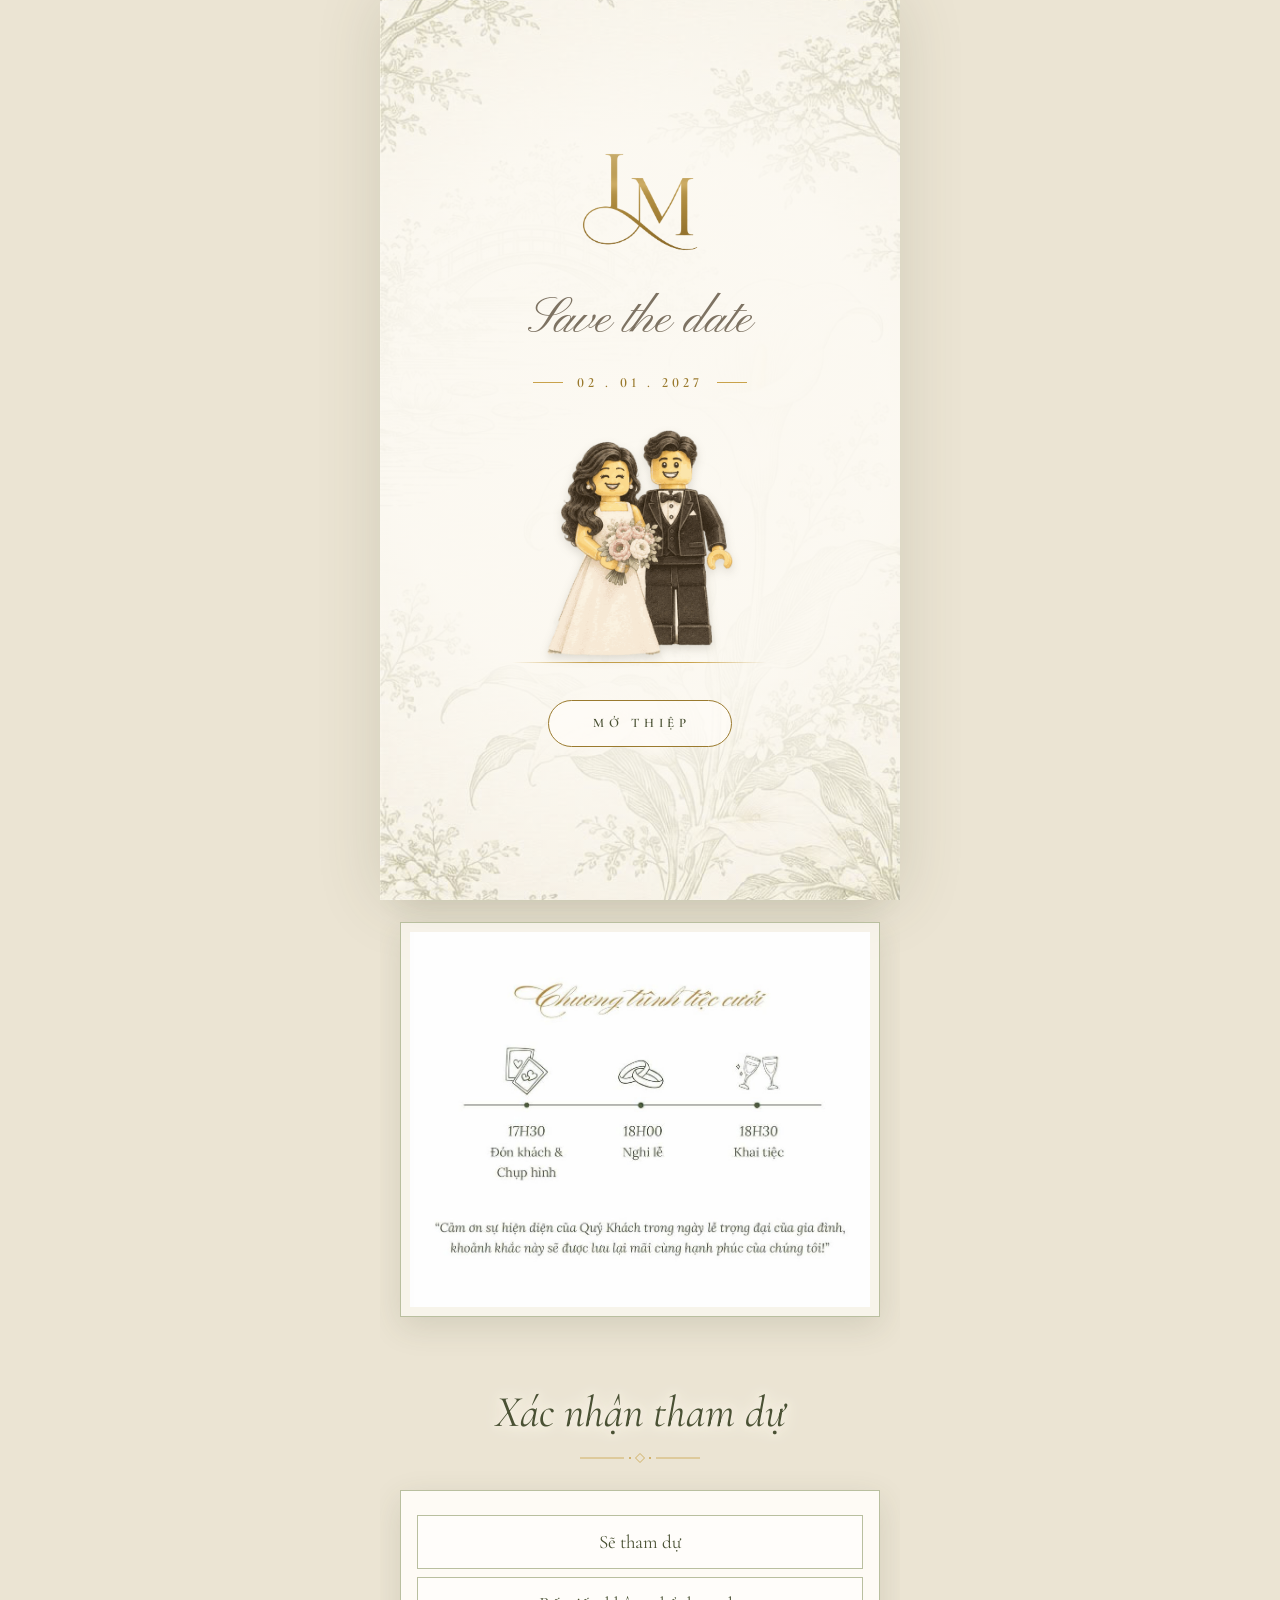
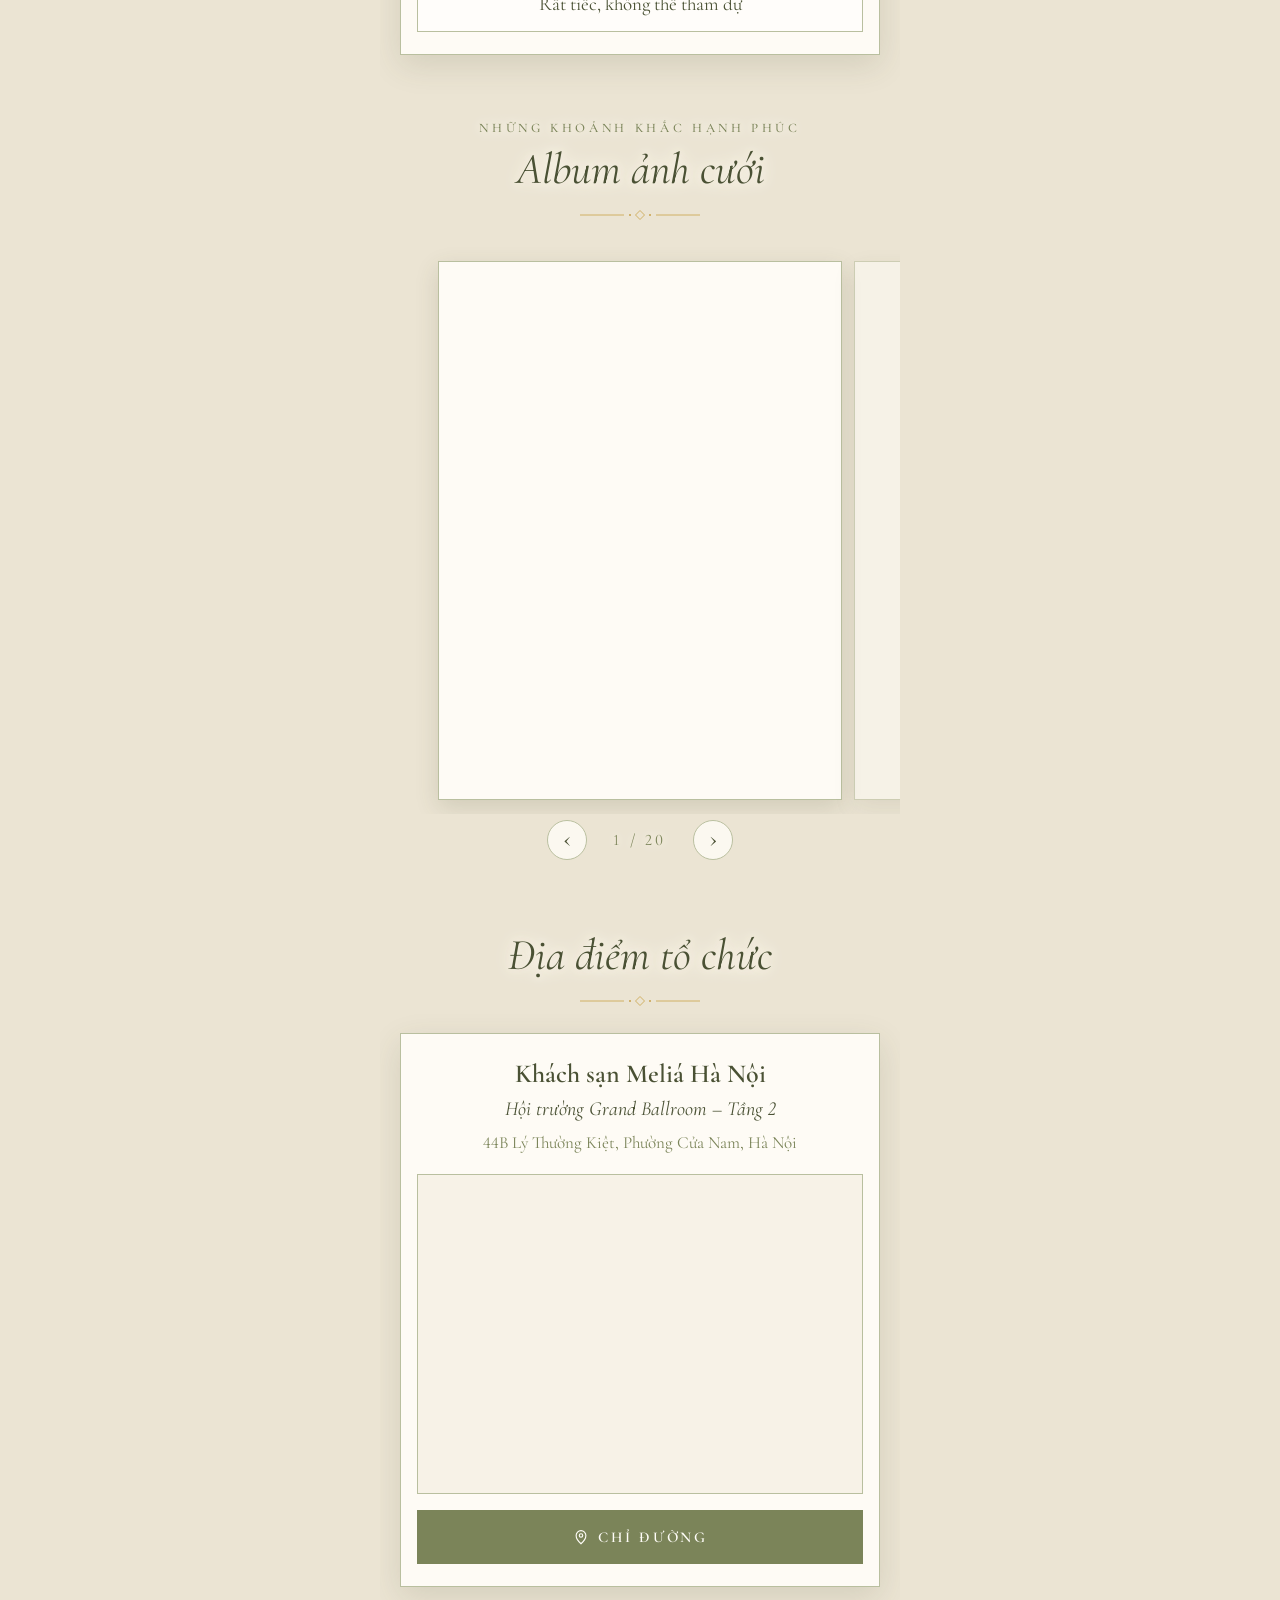
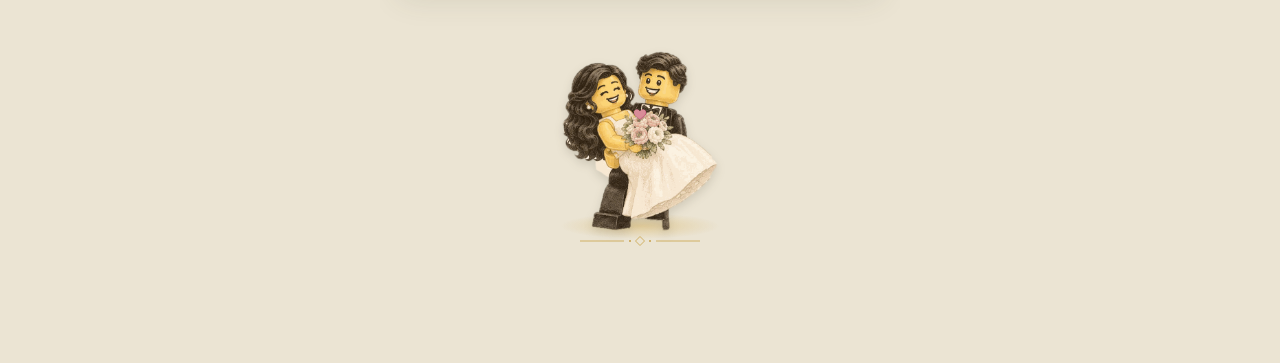
<file: index.html>
<!doctype html>
<html lang="vi">
<head>
  <meta charset="utf-8">
  <meta name="viewport" content="width=device-width, initial-scale=1, viewport-fit=cover">
  <title>L&amp;M Wedding Ceremony Invitation</title>
  <meta name="description" content="Trân trọng kính mời Quý khách đến dự tiệc cưới của Tuấn Minh &amp; Tú Linh.">
  <meta name="robots" content="noindex">
  <meta name="theme-color" content="#f6f1e6">
  <meta name="color-scheme" content="only light">
  <link rel="icon" type="image/png" sizes="32x32" href="images/icon-32.png">
  <link rel="icon" type="image/png" sizes="64x64" href="images/icon-64.png">
  <link rel="apple-touch-icon" href="images/icon-180.png">
  <!-- Màn mở thiệp hiện ngay từ đầu; nếu script.js không tải được thì sau 8 giây tự bỏ để khách vẫn xem được thiệp -->
  <script>
    document.documentElement.classList.add("cho-bia");
    setTimeout(function () { document.documentElement.classList.remove("cho-bia"); }, 8000);
  </script>
  <meta property="og:type" content="website">
  <meta property="og:title" content="L&amp;M Wedding Ceremony Invitation">
  <meta property="og:description" content="Trân trọng kính mời Quý khách đến dự tiệc cưới của Tuấn Minh &amp; Tú Linh.">
  <meta property="og:url" content="https://minhnguyen1604.github.io/lm-wedding/">

  <link rel="preconnect" href="https://fonts.googleapis.com">
  <link rel="preconnect" href="https://fonts.gstatic.com" crossorigin>
  <link href="https://fonts.googleapis.com/css2?family=Cormorant+Garamond:ital,wght@0,300;0,400;0,500;0,600;1,400;1,500&family=Pinyon+Script&display=swap" rel="stylesheet">
  <link rel="stylesheet" href="style.css">
</head>
<body>
  <!-- Nền hoa mờ, đứng yên phía sau khi cuộn -->
  <div class="nen" aria-hidden="true"></div>

  <!-- Màn mở thiệp (chỉ hiện khi bật moThiep trong config.js) -->
  <div class="bia" id="bia" hidden>
    <div class="nen bia-nen" aria-hidden="true"></div>
    <canvas class="bia-phao" id="bia-phao" aria-hidden="true"></canvas>
    <div class="bia-trong">
      <div class="bia-vom">
        <img class="bia-logo" id="bia-logo" alt="L &amp; M" width="688" height="580">
        <h1 class="bia-ten" id="bia-ten"></h1>
        <p class="bia-ngay" id="bia-ngay"></p>
        <div class="bia-san">
          <div class="doi bia-doi" id="bia-doi" aria-hidden="true"></div>
        </div>
        <button class="bia-nut" id="bia-nut" type="button">Mở thiệp</button>
      </div>
    </div>
  </div>

  <main class="trang">

    <header class="mo-dau">
      <img class="logo" id="logo" alt="L &amp; M" width="688" height="580" hidden>
      <svg class="hoa-van" viewBox="0 0 120 12" aria-hidden="true">
        <path d="M0 6h44M76 6h44" stroke="currentColor" stroke-width=".8"/>
        <path d="M60 1.5 64.5 6 60 10.5 55.5 6z" fill="none" stroke="currentColor" stroke-width=".8"/>
        <circle cx="50" cy="6" r="1" fill="currentColor"/>
        <circle cx="70" cy="6" r="1" fill="currentColor"/>
      </svg>
    </header>

    <!-- 1. Các khung thiệp -->
    <section class="phan" id="thiep" aria-label="Thông tin đám cưới">
      <div class="ds-khung" id="ds-khung"></div>
    </section>

    <!-- 2. Xác nhận tham dự (chỉ hiện khi đã khai báo Google Form trong config.js) -->
    <section class="phan" id="xac-nhan" hidden>
      <div class="tieu-de cuon">
        <h2>Xác nhận tham dự</h2>
        <svg class="hoa-van" viewBox="0 0 120 12" aria-hidden="true">
          <path d="M0 6h44M76 6h44" stroke="currentColor" stroke-width=".8"/>
          <path d="M60 1.5 64.5 6 60 10.5 55.5 6z" fill="none" stroke="currentColor" stroke-width=".8"/>
          <circle cx="50" cy="6" r="1" fill="currentColor"/>
          <circle cx="70" cy="6" r="1" fill="currentColor"/>
        </svg>
      </div>

      <div class="the cuon">
        <form id="xn-form" novalidate>
          <p class="xn-han" id="xn-han"></p>

          <!-- Bước 1: chọn có / không -->
          <fieldset class="xn-nhom xn-buoc-1">
            <legend class="chi-doc">Tham dự</legend>
            <div class="xn-chon">
              <label><input type="radio" name="thamDu" value="Sẽ tham dự"><span>Sẽ tham dự</span></label>
              <label><input type="radio" name="thamDu" value="Không thể tham dự"><span>Rất tiếc, không thể tham dự</span></label>
            </div>
          </fieldset>

          <!-- Bước 2: chỉ hiện sau khi đã chọn -->
          <div class="xn-buoc-2" id="xn-buoc-2" hidden>
            <label class="xn-nhan" for="xn-ten">Họ và tên</label>
            <input class="xn-o" id="xn-ten" name="ten" type="text" autocomplete="name" maxlength="80">

            <div class="xn-chi-khi-co" id="xn-chi-khi-co">
              <fieldset class="xn-nhom">
                <legend class="xn-nhan">Số người tham dự</legend>
                <div class="xn-dem">
                  <button type="button" id="xn-tru" aria-label="Bớt một người">&minus;</button>
                  <output id="xn-so" aria-live="polite">1</output>
                  <button type="button" id="xn-cong" aria-label="Thêm một người">+</button>
                </div>
              </fieldset>

              <fieldset class="xn-nhom">
                <legend class="xn-nhan">Khách mời của</legend>
                <div class="xn-chon hai-cot">
                  <label><input type="radio" name="khachCua" value="Nhà trai"><span>Nhà trai</span></label>
                  <label><input type="radio" name="khachCua" value="Nhà gái"><span>Nhà gái</span></label>
                </div>
              </fieldset>

              <label class="xn-nhan" for="xn-loi-chuc">Lời chúc</label>
              <textarea class="xn-o" id="xn-loi-chuc" name="loiChuc" rows="3" maxlength="500"></textarea>
            </div>

            <!-- Ô bẫy cho máy gửi tự động; người thật không thấy ô này -->
            <input class="xn-bay" type="text" name="website" tabindex="-1" autocomplete="off" aria-hidden="true">

            <p class="xn-loi" id="xn-loi" role="alert" hidden></p>
            <button class="nut" type="submit" id="xn-gui">Gửi xác nhận</button>
          </div>
        </form>

        <div id="xn-xong" hidden>
          <div class="xn-hinh" id="xn-hinh" aria-hidden="true" hidden></div>
          <p class="xn-cam-on" id="xn-cam-on" tabindex="-1"></p>
          <button type="button" class="xn-sua" id="xn-sua">Gửi lại xác nhận khác</button>
        </div>
      </div>
    </section>

    <!-- 3. Album ảnh cưới (cuộn ngang) -->
    <section class="phan" id="album">
      <div class="tieu-de cuon">
        <p class="chu-nho">Những khoảnh khắc hạnh phúc</p>
        <h2>Album ảnh cưới</h2>
        <svg class="hoa-van" viewBox="0 0 120 12" aria-hidden="true">
          <path d="M0 6h44M76 6h44" stroke="currentColor" stroke-width=".8"/>
          <path d="M60 1.5 64.5 6 60 10.5 55.5 6z" fill="none" stroke="currentColor" stroke-width=".8"/>
          <circle cx="50" cy="6" r="1" fill="currentColor"/>
          <circle cx="70" cy="6" r="1" fill="currentColor"/>
        </svg>
      </div>
      <div class="dai-anh" id="dai-anh" tabindex="0" role="group" aria-label="Album ảnh cưới, vuốt ngang để xem"></div>
      <div class="dai-dk" id="dai-dk">
        <button type="button" id="da-truoc" aria-label="Ảnh trước">&lsaquo;</button>
        <span id="da-dem" aria-live="off"></span>
        <button type="button" id="da-sau" aria-label="Ảnh sau">&rsaquo;</button>
      </div>
    </section>

    <!-- 4. Địa điểm -->
    <section class="phan" id="dia-diem">
      <div class="tieu-de cuon">
        <h2>Địa điểm tổ chức</h2>
        <svg class="hoa-van" viewBox="0 0 120 12" aria-hidden="true">
          <path d="M0 6h44M76 6h44" stroke="currentColor" stroke-width=".8"/>
          <path d="M60 1.5 64.5 6 60 10.5 55.5 6z" fill="none" stroke="currentColor" stroke-width=".8"/>
          <circle cx="50" cy="6" r="1" fill="currentColor"/>
          <circle cx="70" cy="6" r="1" fill="currentColor"/>
        </svg>
      </div>

      <div class="the cuon">
        <p class="chu-nho dd-thoi-gian" id="dd-thoi-gian"></p>
        <p class="dd-ten" id="dd-ten"></p>
        <p class="dd-sanh" id="dd-sanh"></p>
        <p class="dd-dia-chi" id="dd-dia-chi"></p>
        <div class="ban-do">
          <iframe id="dd-map" title="Bản đồ nơi tổ chức" loading="lazy"
                  referrerpolicy="no-referrer-when-downgrade" allowfullscreen></iframe>
        </div>
        <a class="nut" id="dd-chi-duong" target="_blank" rel="noopener">
          <svg viewBox="0 0 24 24" width="18" height="18" aria-hidden="true">
            <path d="M12 21s-6.5-5.6-6.5-11A6.5 6.5 0 0 1 12 3.5 6.5 6.5 0 0 1 18.5 10c0 5.4-6.5 11-6.5 11z" fill="none" stroke="currentColor" stroke-width="1.5"/>
            <circle cx="12" cy="10" r="2.3" fill="none" stroke="currentColor" stroke-width="1.5"/>
          </svg>
          Chỉ đường
        </a>
      </div>
    </section>

    <footer class="ket cuon">
      <div class="doi doi-nhay" id="doi-cuoi" aria-hidden="true" hidden></div>
      <svg class="hoa-van hoa-van-chan" viewBox="0 0 120 12" aria-hidden="true">
        <path d="M0 6h44M76 6h44" stroke="currentColor" stroke-width=".8"/>
        <path d="M60 1.5 64.5 6 60 10.5 55.5 6z" fill="none" stroke="currentColor" stroke-width=".8"/>
        <circle cx="50" cy="6" r="1" fill="currentColor"/>
        <circle cx="70" cy="6" r="1" fill="currentColor"/>
      </svg>
      <p id="loi-ket"></p>
    </footer>
  </main>

  <!-- Đĩa nhạc: chạm để tắt / bật nhạc -->
  <button class="dia" id="dia" type="button" aria-label="Bật nhạc" aria-pressed="false" hidden>
    <svg viewBox="0 0 60 60" aria-hidden="true">
      <g class="dia-quay">
        <circle cx="30" cy="30" r="29" fill="#2c2f24"/>
        <g fill="none" stroke="#fffdf8" stroke-opacity=".14" stroke-width=".7">
          <circle cx="30" cy="30" r="25"/><circle cx="30" cy="30" r="21.5"/><circle cx="30" cy="30" r="18"/><circle cx="30" cy="30" r="14.5"/>
        </g>
        <!-- vệt sáng để thấy rõ đĩa đang quay -->
        <path d="M30 3a27 27 0 0 1 19 8" fill="none" stroke="#fffdf8" stroke-opacity=".35" stroke-width="2.4" stroke-linecap="round"/>
        <path d="M30 57a27 27 0 0 1-19-8" fill="none" stroke="#fffdf8" stroke-opacity=".22" stroke-width="2.4" stroke-linecap="round"/>
        <circle cx="30" cy="30" r="10.5" fill="#c9a24b"/>
        <text x="30" y="27.4" text-anchor="middle" font-size="5.4" font-weight="600" fill="#2c2f24" letter-spacing=".3">L&amp;M</text>
        <circle cx="30" cy="30" r="1.7" fill="#f7f2e7"/>
      </g>
      <path class="dia-gach" d="M9 51 51 9" stroke="#f7f2e7" stroke-width="3.2" stroke-linecap="round"/>
    </svg>
  </button>

  <!-- Khung xem ảnh phóng to -->
  <div class="xem-anh" id="xem-anh" role="dialog" aria-modal="true" aria-label="Xem ảnh" hidden>
    <button class="xa-nut xa-dong" id="xa-dong" aria-label="Đóng">&times;</button>
    <button class="xa-nut xa-truoc" id="xa-truoc" aria-label="Ảnh trước">&lsaquo;</button>
    <img id="xa-img" alt="">
    <button class="xa-nut xa-sau" id="xa-sau" aria-label="Ảnh sau">&rsaquo;</button>
    <p class="xa-dem" id="xa-dem"></p>
  </div>

  <script src="config.js"></script>
  <script src="script.js"></script>
</body>
</html>
</file>
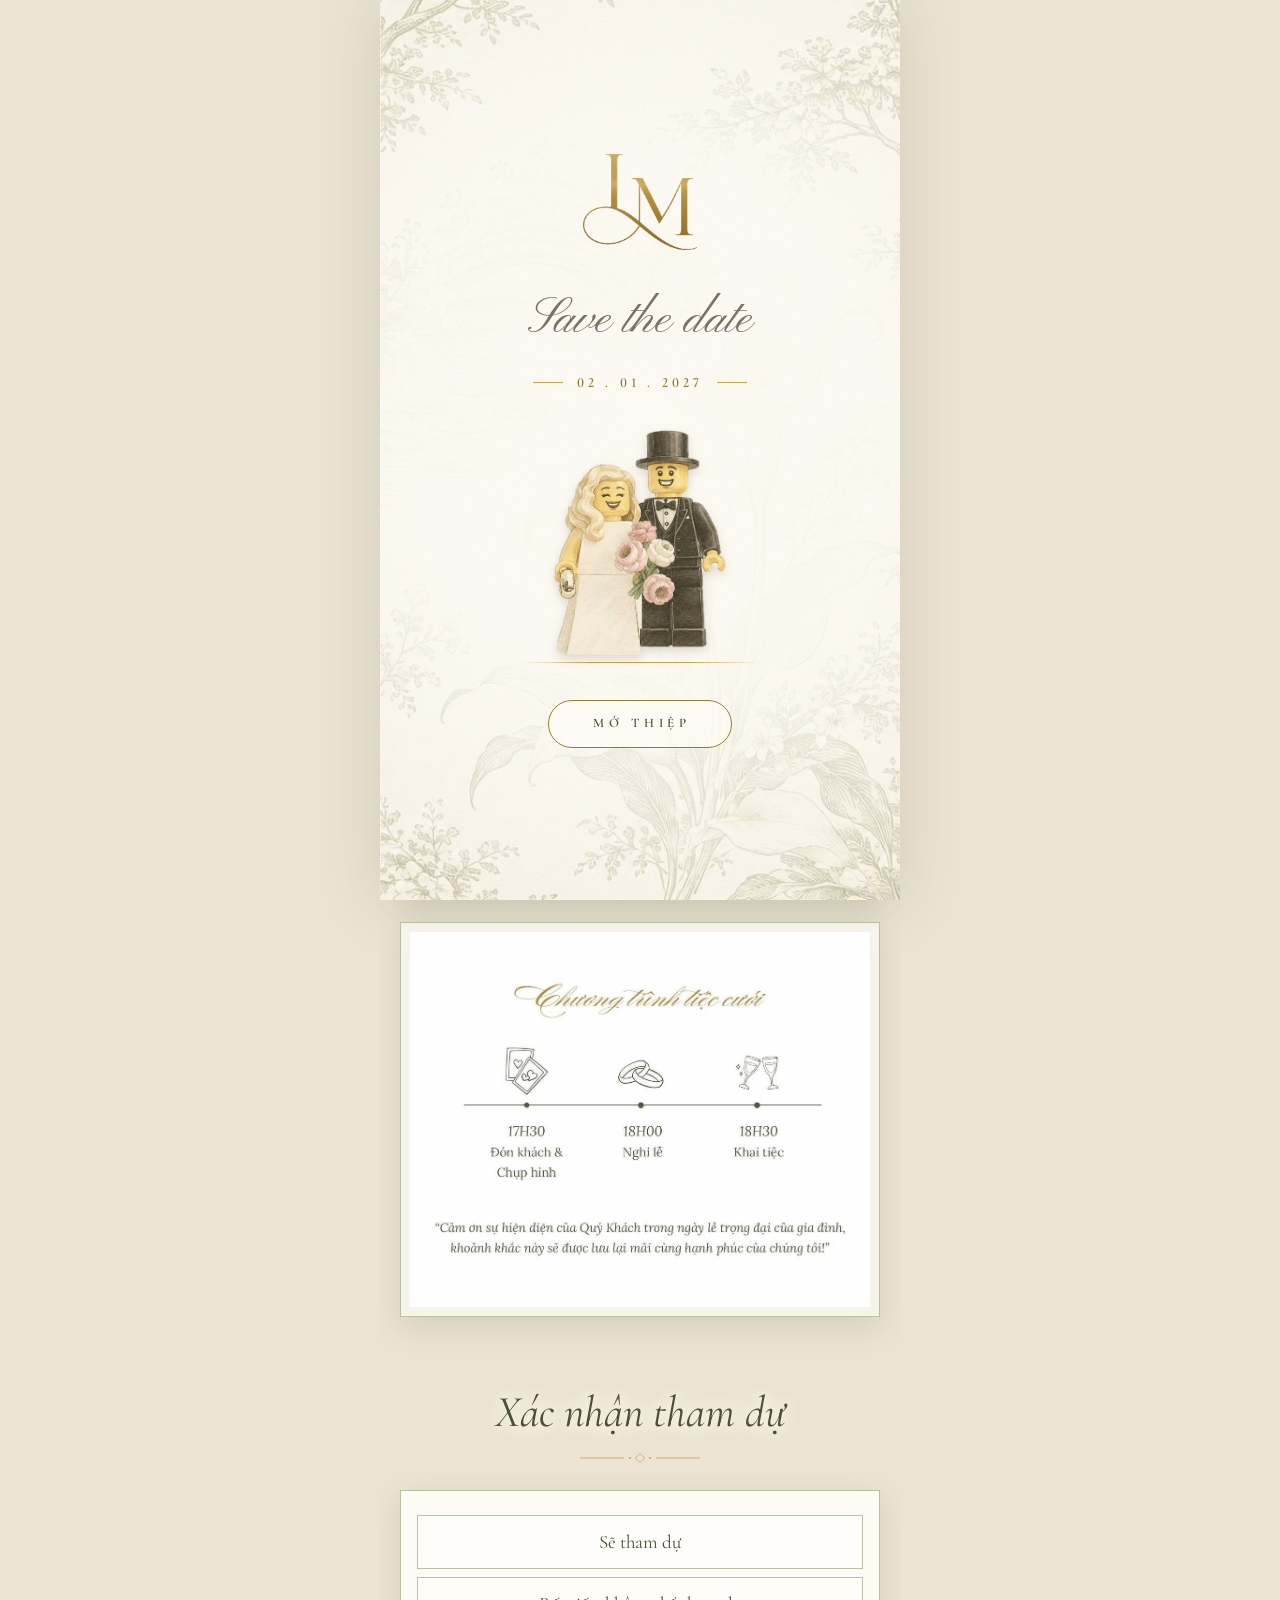
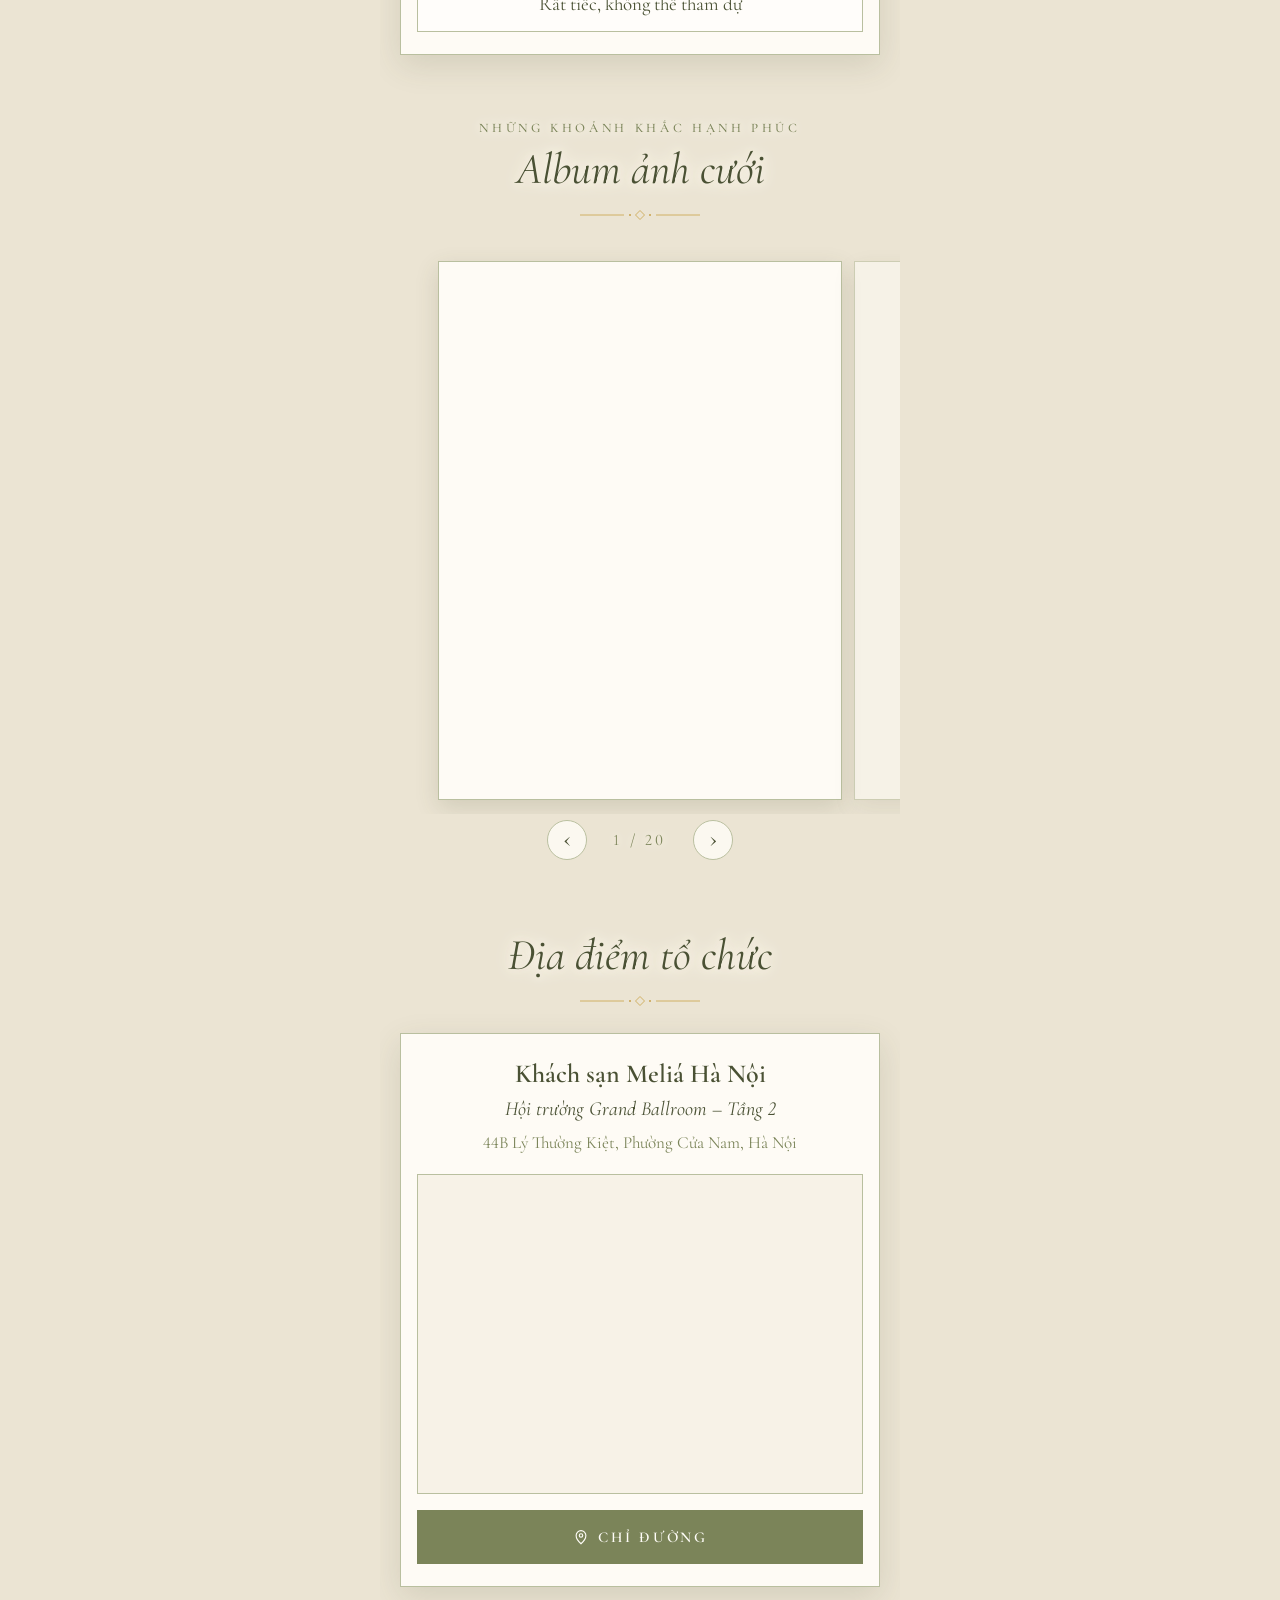
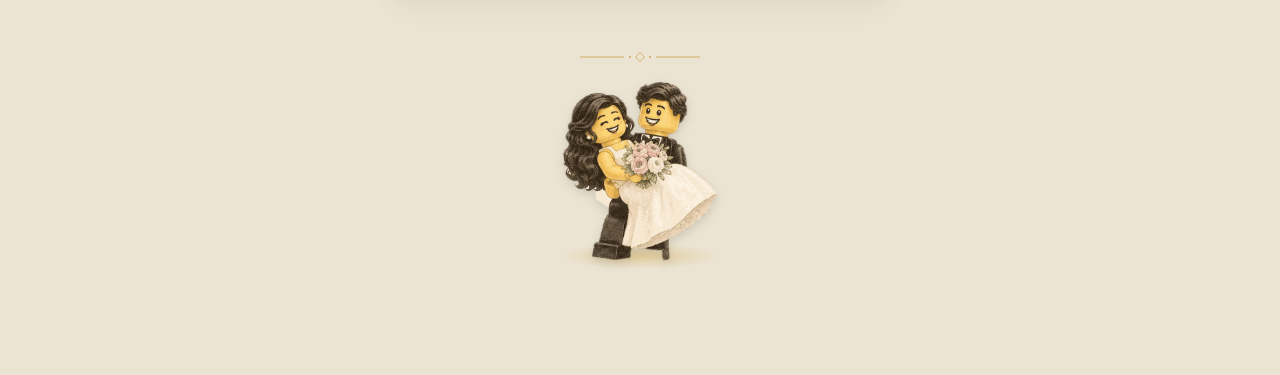
<file: thu.html>
<!doctype html>
<html lang="vi">
<head>
  <meta charset="utf-8">
  <meta name="viewport" content="width=device-width, initial-scale=1, viewport-fit=cover">
  <title>L&amp;M Wedding Ceremony Invitation</title>
  <meta name="description" content="Trân trọng kính mời Quý khách đến dự tiệc cưới của Tuấn Minh &amp; Tú Linh.">
  <meta name="robots" content="noindex">
  <meta name="theme-color" content="#f6f1e6">
  <meta property="og:type" content="website">
  <meta property="og:title" content="L&amp;M Wedding Ceremony Invitation">
  <meta property="og:description" content="Trân trọng kính mời Quý khách đến dự tiệc cưới của Tuấn Minh &amp; Tú Linh.">
  <meta property="og:url" content="https://minhnguyen1604.github.io/lm-wedding/">

  <link rel="preconnect" href="https://fonts.googleapis.com">
  <link rel="preconnect" href="https://fonts.gstatic.com" crossorigin>
  <link href="https://fonts.googleapis.com/css2?family=Cormorant+Garamond:ital,wght@0,300;0,400;0,500;0,600;1,400;1,500&family=Pinyon+Script&display=swap" rel="stylesheet">
  <link rel="stylesheet" href="style.css">
</head>
<body>
  <!-- Nền hoa mờ, đứng yên phía sau khi cuộn -->
  <div class="nen" aria-hidden="true"></div>

  <!-- Màn mở thiệp (chỉ hiện khi bật moThiep trong config.js) -->
  <div class="bia" id="bia" hidden>
    <div class="nen bia-nen" aria-hidden="true"></div>
    <canvas class="bia-phao" id="bia-phao" aria-hidden="true"></canvas>
    <div class="bia-trong">
      <div class="bia-vom">
        <img class="bia-logo" id="bia-logo" alt="L &amp; M" width="688" height="580">
        <h1 class="bia-ten" id="bia-ten"></h1>
        <p class="bia-ngay" id="bia-ngay"></p>
        <div class="bia-san">
          <div class="doi bia-doi" id="bia-doi" aria-hidden="true"></div>
        </div>
        <button class="bia-nut" id="bia-nut" type="button">Mở thiệp</button>
      </div>
    </div>
  </div>

  <main class="trang">

    <header class="mo-dau">
      <img class="logo" id="logo" alt="L &amp; M" width="688" height="580" hidden>
      <svg class="hoa-van" viewBox="0 0 120 12" aria-hidden="true">
        <path d="M0 6h44M76 6h44" stroke="currentColor" stroke-width=".8"/>
        <path d="M60 1.5 64.5 6 60 10.5 55.5 6z" fill="none" stroke="currentColor" stroke-width=".8"/>
        <circle cx="50" cy="6" r="1" fill="currentColor"/>
        <circle cx="70" cy="6" r="1" fill="currentColor"/>
      </svg>
    </header>

    <!-- 1. Các khung thiệp -->
    <section class="phan" id="thiep" aria-label="Thông tin đám cưới">
      <div class="ds-khung" id="ds-khung"></div>
    </section>

    <!-- 2. Xác nhận tham dự (chỉ hiện khi đã khai báo Google Form trong config.js) -->
    <section class="phan" id="xac-nhan" hidden>
      <div class="tieu-de cuon">
        <h2>Xác nhận tham dự</h2>
        <svg class="hoa-van" viewBox="0 0 120 12" aria-hidden="true">
          <path d="M0 6h44M76 6h44" stroke="currentColor" stroke-width=".8"/>
          <path d="M60 1.5 64.5 6 60 10.5 55.5 6z" fill="none" stroke="currentColor" stroke-width=".8"/>
          <circle cx="50" cy="6" r="1" fill="currentColor"/>
          <circle cx="70" cy="6" r="1" fill="currentColor"/>
        </svg>
      </div>

      <div class="the cuon">
        <form id="xn-form" novalidate>
          <p class="xn-han" id="xn-han"></p>

          <!-- Bước 1: chọn có / không -->
          <fieldset class="xn-nhom xn-buoc-1">
            <legend class="chi-doc">Tham dự</legend>
            <div class="xn-chon">
              <label><input type="radio" name="thamDu" value="Sẽ tham dự"><span>Sẽ tham dự</span></label>
              <label><input type="radio" name="thamDu" value="Không thể tham dự"><span>Rất tiếc, không thể tham dự</span></label>
            </div>
          </fieldset>

          <!-- Bước 2: chỉ hiện sau khi đã chọn -->
          <div class="xn-buoc-2" id="xn-buoc-2" hidden>
            <label class="xn-nhan" for="xn-ten">Họ và tên</label>
            <input class="xn-o" id="xn-ten" name="ten" type="text" autocomplete="name" maxlength="80">

            <div class="xn-chi-khi-co" id="xn-chi-khi-co">
              <fieldset class="xn-nhom">
                <legend class="xn-nhan">Số người tham dự</legend>
                <div class="xn-dem">
                  <button type="button" id="xn-tru" aria-label="Bớt một người">&minus;</button>
                  <output id="xn-so" aria-live="polite">1</output>
                  <button type="button" id="xn-cong" aria-label="Thêm một người">+</button>
                </div>
              </fieldset>

              <fieldset class="xn-nhom">
                <legend class="xn-nhan">Khách mời của</legend>
                <div class="xn-chon hai-cot">
                  <label><input type="radio" name="khachCua" value="Nhà trai"><span>Nhà trai</span></label>
                  <label><input type="radio" name="khachCua" value="Nhà gái"><span>Nhà gái</span></label>
                </div>
              </fieldset>

              <label class="xn-nhan" for="xn-loi-chuc">Lời chúc</label>
              <textarea class="xn-o" id="xn-loi-chuc" name="loiChuc" rows="3" maxlength="500"></textarea>
            </div>

            <!-- Ô bẫy cho máy gửi tự động; người thật không thấy ô này -->
            <input class="xn-bay" type="text" name="website" tabindex="-1" autocomplete="off" aria-hidden="true">

            <p class="xn-loi" id="xn-loi" role="alert" hidden></p>
            <button class="nut" type="submit" id="xn-gui">Gửi xác nhận</button>
          </div>
        </form>

        <div id="xn-xong" hidden>
          <p class="xn-cam-on" id="xn-cam-on" tabindex="-1"></p>
          <button type="button" class="xn-sua" id="xn-sua">Gửi lại xác nhận khác</button>
        </div>
      </div>
    </section>

    <!-- 3. Album ảnh cưới (cuộn ngang) -->
    <section class="phan" id="album">
      <div class="tieu-de cuon">
        <p class="chu-nho">Những khoảnh khắc hạnh phúc</p>
        <h2>Album ảnh cưới</h2>
        <svg class="hoa-van" viewBox="0 0 120 12" aria-hidden="true">
          <path d="M0 6h44M76 6h44" stroke="currentColor" stroke-width=".8"/>
          <path d="M60 1.5 64.5 6 60 10.5 55.5 6z" fill="none" stroke="currentColor" stroke-width=".8"/>
          <circle cx="50" cy="6" r="1" fill="currentColor"/>
          <circle cx="70" cy="6" r="1" fill="currentColor"/>
        </svg>
      </div>
      <div class="dai-anh" id="dai-anh" tabindex="0" role="group" aria-label="Album ảnh cưới, vuốt ngang để xem"></div>
      <div class="dai-dk" id="dai-dk">
        <button type="button" id="da-truoc" aria-label="Ảnh trước">&lsaquo;</button>
        <span id="da-dem" aria-live="off"></span>
        <button type="button" id="da-sau" aria-label="Ảnh sau">&rsaquo;</button>
      </div>
    </section>

    <!-- 4. Địa điểm -->
    <section class="phan" id="dia-diem">
      <div class="tieu-de cuon">
        <h2>Địa điểm tổ chức</h2>
        <svg class="hoa-van" viewBox="0 0 120 12" aria-hidden="true">
          <path d="M0 6h44M76 6h44" stroke="currentColor" stroke-width=".8"/>
          <path d="M60 1.5 64.5 6 60 10.5 55.5 6z" fill="none" stroke="currentColor" stroke-width=".8"/>
          <circle cx="50" cy="6" r="1" fill="currentColor"/>
          <circle cx="70" cy="6" r="1" fill="currentColor"/>
        </svg>
      </div>

      <div class="the cuon">
        <p class="chu-nho dd-thoi-gian" id="dd-thoi-gian"></p>
        <p class="dd-ten" id="dd-ten"></p>
        <p class="dd-sanh" id="dd-sanh"></p>
        <p class="dd-dia-chi" id="dd-dia-chi"></p>
        <div class="ban-do">
          <iframe id="dd-map" title="Bản đồ nơi tổ chức" loading="lazy"
                  referrerpolicy="no-referrer-when-downgrade" allowfullscreen></iframe>
        </div>
        <a class="nut" id="dd-chi-duong" target="_blank" rel="noopener">
          <svg viewBox="0 0 24 24" width="18" height="18" aria-hidden="true">
            <path d="M12 21s-6.5-5.6-6.5-11A6.5 6.5 0 0 1 12 3.5 6.5 6.5 0 0 1 18.5 10c0 5.4-6.5 11-6.5 11z" fill="none" stroke="currentColor" stroke-width="1.5"/>
            <circle cx="12" cy="10" r="2.3" fill="none" stroke="currentColor" stroke-width="1.5"/>
          </svg>
          Chỉ đường
        </a>
      </div>
    </section>

    <footer class="ket cuon">
      <svg class="hoa-van" viewBox="0 0 120 12" aria-hidden="true">
        <path d="M0 6h44M76 6h44" stroke="currentColor" stroke-width=".8"/>
        <path d="M60 1.5 64.5 6 60 10.5 55.5 6z" fill="none" stroke="currentColor" stroke-width=".8"/>
        <circle cx="50" cy="6" r="1" fill="currentColor"/>
        <circle cx="70" cy="6" r="1" fill="currentColor"/>
      </svg>
      <div class="doi doi-nhay" id="doi-cuoi" aria-hidden="true" hidden></div>
      <p id="loi-ket"></p>
    </footer>
  </main>

  <!-- Đĩa nhạc: chạm để tắt / bật nhạc -->
  <button class="dia" id="dia" type="button" aria-label="Bật nhạc" aria-pressed="false" hidden>
    <svg viewBox="0 0 60 60" aria-hidden="true">
      <g class="dia-quay">
        <circle cx="30" cy="30" r="29" fill="#2c2f24"/>
        <g fill="none" stroke="#fffdf8" stroke-opacity=".14" stroke-width=".7">
          <circle cx="30" cy="30" r="25"/><circle cx="30" cy="30" r="21.5"/><circle cx="30" cy="30" r="18"/><circle cx="30" cy="30" r="14.5"/>
        </g>
        <!-- vệt sáng để thấy rõ đĩa đang quay -->
        <path d="M30 3a27 27 0 0 1 19 8" fill="none" stroke="#fffdf8" stroke-opacity=".35" stroke-width="2.4" stroke-linecap="round"/>
        <path d="M30 57a27 27 0 0 1-19-8" fill="none" stroke="#fffdf8" stroke-opacity=".22" stroke-width="2.4" stroke-linecap="round"/>
        <circle cx="30" cy="30" r="10.5" fill="#c9a24b"/>
        <text x="30" y="27.4" text-anchor="middle" font-size="5.4" font-weight="600" fill="#2c2f24" letter-spacing=".3">L&amp;M</text>
        <circle cx="30" cy="30" r="1.7" fill="#f7f2e7"/>
      </g>
      <path class="dia-gach" d="M9 51 51 9" stroke="#f7f2e7" stroke-width="3.2" stroke-linecap="round"/>
    </svg>
  </button>

  <!-- Khung xem ảnh phóng to -->
  <div class="xem-anh" id="xem-anh" role="dialog" aria-modal="true" aria-label="Xem ảnh" hidden>
    <button class="xa-nut xa-dong" id="xa-dong" aria-label="Đóng">&times;</button>
    <button class="xa-nut xa-truoc" id="xa-truoc" aria-label="Ảnh trước">&lsaquo;</button>
    <img id="xa-img" alt="">
    <button class="xa-nut xa-sau" id="xa-sau" aria-label="Ảnh sau">&rsaquo;</button>
    <p class="xa-dem" id="xa-dem"></p>
  </div>

  <script src="config.js"></script>
  <script>
    // Chỉ dùng cho trang thử
    THIEP.moThiep.hinh = { doi: "images/lego-doi.png" };
  </script>
  <script src="script.js"></script>
</body>
</html>
</file>
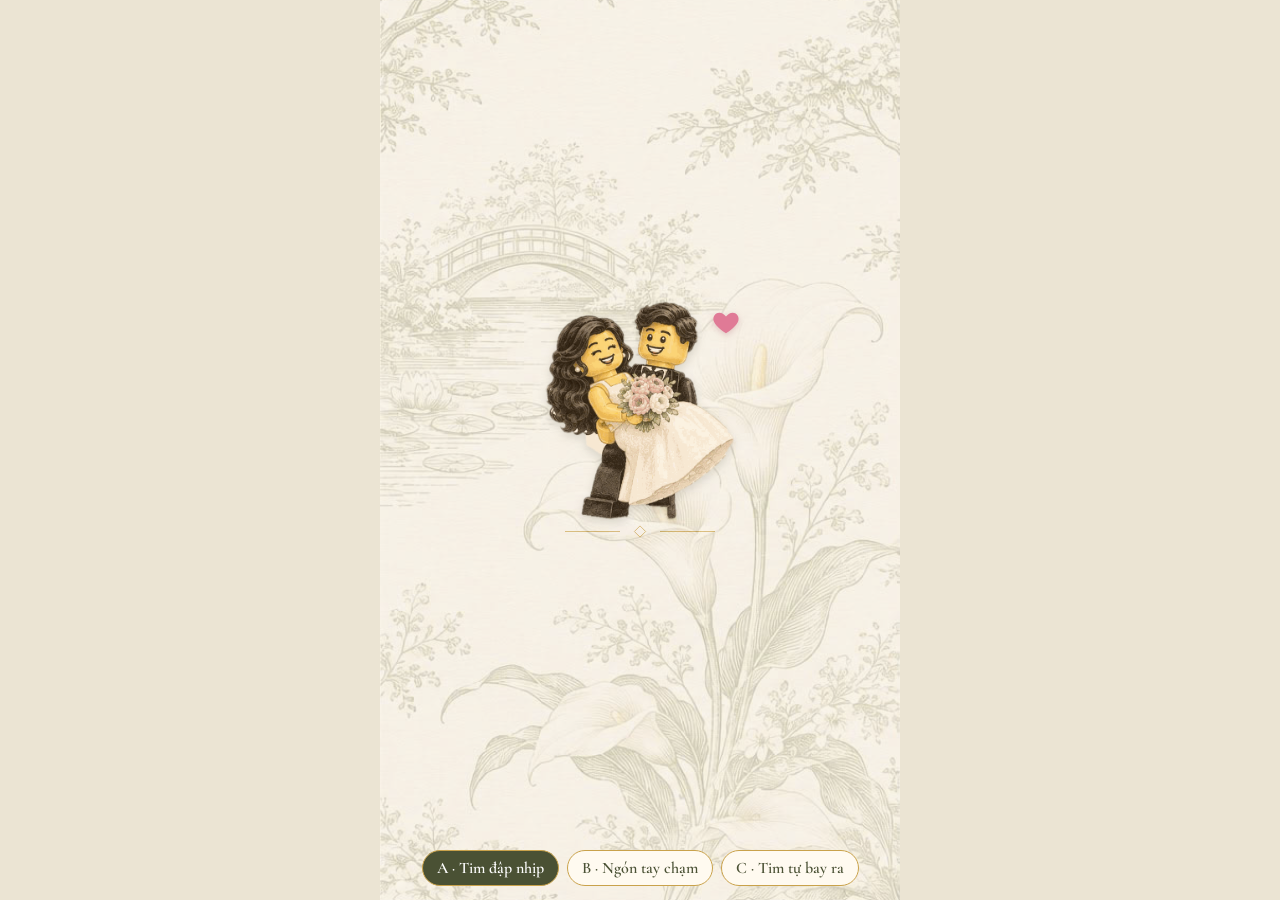
<file: _thu/goi-y-cham.html>
<!doctype html>
<html lang="vi">
<head>
<meta charset="utf-8">
<meta name="viewport" content="width=device-width, initial-scale=1">
<title>Thử gợi ý chạm vào đôi lego</title>
<link href="https://fonts.googleapis.com/css2?family=Cormorant+Garamond:wght@400;600&display=swap" rel="stylesheet">
<style>
  html, body { margin: 0; height: 100%; background: #ebe4d3; font-family: "Cormorant Garamond", serif; }
  .cot { position: relative; max-width: 520px; min-height: 100%; margin: 0 auto; background: #f7f2e7; overflow: hidden;
         display: flex; flex-direction: column; align-items: center; justify-content: center; }
  .nen { position: absolute; inset: 0; background: url(../images/nen.jpg) center/cover; opacity: .35; }
  .san { position: relative; margin-top: -60px; }
  .doi { position: relative; display: block; width: 190px; cursor: pointer; -webkit-tap-highlight-color: transparent;
         transform-origin: 50% 100%; animation: lac 2.8s ease-in-out infinite alternate; }
  .doi img { display: block; width: 100%; filter: drop-shadow(0 4px 5px rgba(60, 55, 35, .16)); }
  @keyframes lac { from { transform: rotate(-2deg); } to { transform: rotate(2deg); } }
  .duong { display: block; width: 150px; margin: 4px auto 0; }

  /* A · Trái tim nhỏ đập nhịp ở góc trên */
  .tim-dap { position: absolute; right: -6px; top: 6px; width: 30px; height: 30px; pointer-events: none;
             animation: dap 1.1s ease-in-out infinite; }
  .tim-dap svg { width: 100%; height: 100%; fill: #e07a96; filter: drop-shadow(0 2px 3px rgba(150, 60, 80, .25)); }
  @keyframes dap { 0%, 100% { transform: scale(1); } 15% { transform: scale(1.22); } 30% { transform: scale(1); } 45% { transform: scale(1.14); } }

  /* B · Ngón tay vẽ nét vàng chạm vào, có vòng gợn */
  .ngon-tay { position: absolute; right: -30px; bottom: 26px; width: 46px; pointer-events: none;
              animation: cham 1.8s ease-in-out infinite; }
  .ngon-tay svg { width: 100%; }
  @keyframes cham { 0%, 100% { transform: translate(0, 0); } 40% { transform: translate(-14px, -14px); } 50% { transform: translate(-14px, -14px) scale(.92); } 60% { transform: translate(-14px, -14px); } }
  .gon { position: absolute; left: 50%; top: 52%; width: 60px; height: 60px; margin: -30px 0 0 -30px; border-radius: 50%;
         border: 2px solid rgba(201, 162, 75, .8); pointer-events: none; opacity: 0; }
  .b .gon { animation: gon 1.8s ease-out infinite .75s; }
  @keyframes gon { 0% { opacity: .9; transform: scale(.4); } 70% { opacity: 0; transform: scale(2.4); } 100% { opacity: 0; } }

  /* C · Thỉnh thoảng tự bay ra vài trái tim nhỏ + vòng sáng dưới chân */
  .vong-chan { position: absolute; left: 50%; bottom: -6px; width: 150px; height: 26px; margin-left: -75px; border-radius: 50%;
               background: radial-gradient(ellipse, rgba(212, 168, 69, .38), rgba(212, 168, 69, 0) 70%);
               pointer-events: none; animation: sang 2.4s ease-in-out infinite; }
  @keyframes sang { 0%, 100% { opacity: .35; transform: scale(.85); } 50% { opacity: 1; transform: scale(1.1); } }

  .tim { position: absolute; width: 18px; height: 18px; pointer-events: none; }
  .tim svg { width: 100%; height: 100%; }

  .nut { position: fixed; left: 0; right: 0; bottom: 14px; display: flex; flex-wrap: wrap; gap: 8px; justify-content: center; z-index: 5; padding: 0 10px; }
  .nut button { font: 600 16px "Cormorant Garamond", serif; color: #4a5134; background: #fffaf0; border: 1px solid #c9a24b;
                border-radius: 20px; padding: 7px 14px; cursor: pointer; }
  .nut button.dang { background: #4a5134; color: #fff; }
  .an { display: none; }
</style>
</head>
<body>
<div class="cot" id="cot">
  <div class="nen"></div>
  <div class="san">
    <div class="doi" id="doi" role="button" aria-label="Chạm để gửi tim">
      <img src="../images/lego/doi-be.png" alt="">
      <div class="tim-dap an" id="a"><svg viewBox="0 0 24 24"><path d="M12 21s-7.5-4.6-9.6-9.2C.9 8.4 3 4.5 6.7 4.5c2.1 0 3.6 1.1 5.3 3 1.7-1.9 3.2-3 5.3-3 3.7 0 5.8 3.9 4.3 7.3C19.5 16.4 12 21 12 21z"/></svg></div>
      <div class="ngon-tay an" id="b"><svg viewBox="0 0 48 56" fill="#fffaf0" stroke="#b8892b" stroke-width="2" stroke-linejoin="round" stroke-linecap="round">
        <path d="M16 30V9a4 4 0 0 1 8 0v15l12 2.5a5 5 0 0 1 4 5.6L38 46a8 8 0 0 1-8 7H22a8 8 0 0 1-6.4-3.2L7 38.5a3.6 3.6 0 0 1 5.3-4.8L16 37z"/>
        <path d="M24 24v9M30 25.2v8M35.5 26.4v7"/></svg></div>
      <div class="gon"></div>
      <div class="vong-chan an" id="c"></div>
    </div>
  </div>
  <svg class="duong" viewBox="0 0 120 12" stroke="#c9a24b"><path d="M0 6h44M76 6h44" stroke-width=".8"/><path d="M60 1.5 64.5 6 60 10.5 55.5 6z" fill="none" stroke-width=".8"/></svg>
  <div class="nut">
    <button data-k="a">A · Tim đập nhịp</button>
    <button data-k="b">B · Ngón tay chạm</button>
    <button data-k="c">C · Tim tự bay ra</button>
  </div>
</div>
<script>
  var TIM = '<svg viewBox="0 0 24 24"><path d="M12 21s-7.5-4.6-9.6-9.2C.9 8.4 3 4.5 6.7 4.5c2.1 0 3.6 1.1 5.3 3 1.7-1.9 3.2-3 5.3-3 3.7 0 5.8 3.9 4.3 7.3C19.5 16.4 12 21 12 21z" fill="currentColor"/></svg>';
  var MAU = ["#e2578f", "#f29bb5", "#d98c98", "#c9a24b", "#efc2c9"];
  var doi = document.getElementById("doi"), kieu = "a", hen = null;

  function bayTim(so, to, cao) {      // trái tim bay lên từ đôi lego
    for (var i = 0; i < so; i++) {
      var t = document.createElement("div");
      t.className = "tim"; t.innerHTML = TIM; t.style.color = MAU[i % MAU.length];
      var s = (to || 1) * (14 + Math.random() * 14);
      t.style.width = t.style.height = s + "px";
      t.style.left = (35 + Math.random() * 30) + "%"; t.style.top = "38%";
      doi.appendChild(t);
      t.animate([
        { transform: "translate(0,0) scale(.3)", opacity: 0 },
        { transform: "translate(" + ((Math.random() - .5) * 60) + "px," + (-(cao || 90) * .4) + "px) scale(1)", opacity: 1, offset: .25 },
        { transform: "translate(" + ((Math.random() - .5) * 140) + "px," + (-(cao || 90) - Math.random() * 60) + "px) scale(.8)", opacity: 0 }
      ], { duration: 1400 + Math.random() * 600, easing: "ease-out", delay: i * 60 }).onfinish = (function (el) { return function () { el.remove(); }; })(t);
    }
  }
  function chon(k) {
    kieu = k;
    document.querySelectorAll(".nut button").forEach(function (b) { b.classList.toggle("dang", b.dataset.k === k); });
    ["a", "b", "c"].forEach(function (x) { document.getElementById(x).classList.toggle("an", x !== k); });
    doi.classList.toggle("b", k === "b");
    clearInterval(hen);
    if (k === "c") { bayTim(3, .7, 60); hen = setInterval(function () { bayTim(3, .7, 60); }, 3200); }
  }
  doi.addEventListener("click", function () { bayTim(14, 1, 110); });
  document.querySelectorAll(".nut button").forEach(function (b) { b.onclick = function () { chon(b.dataset.k); }; });
  chon("a");
</script>
</body>
</html>
</file>
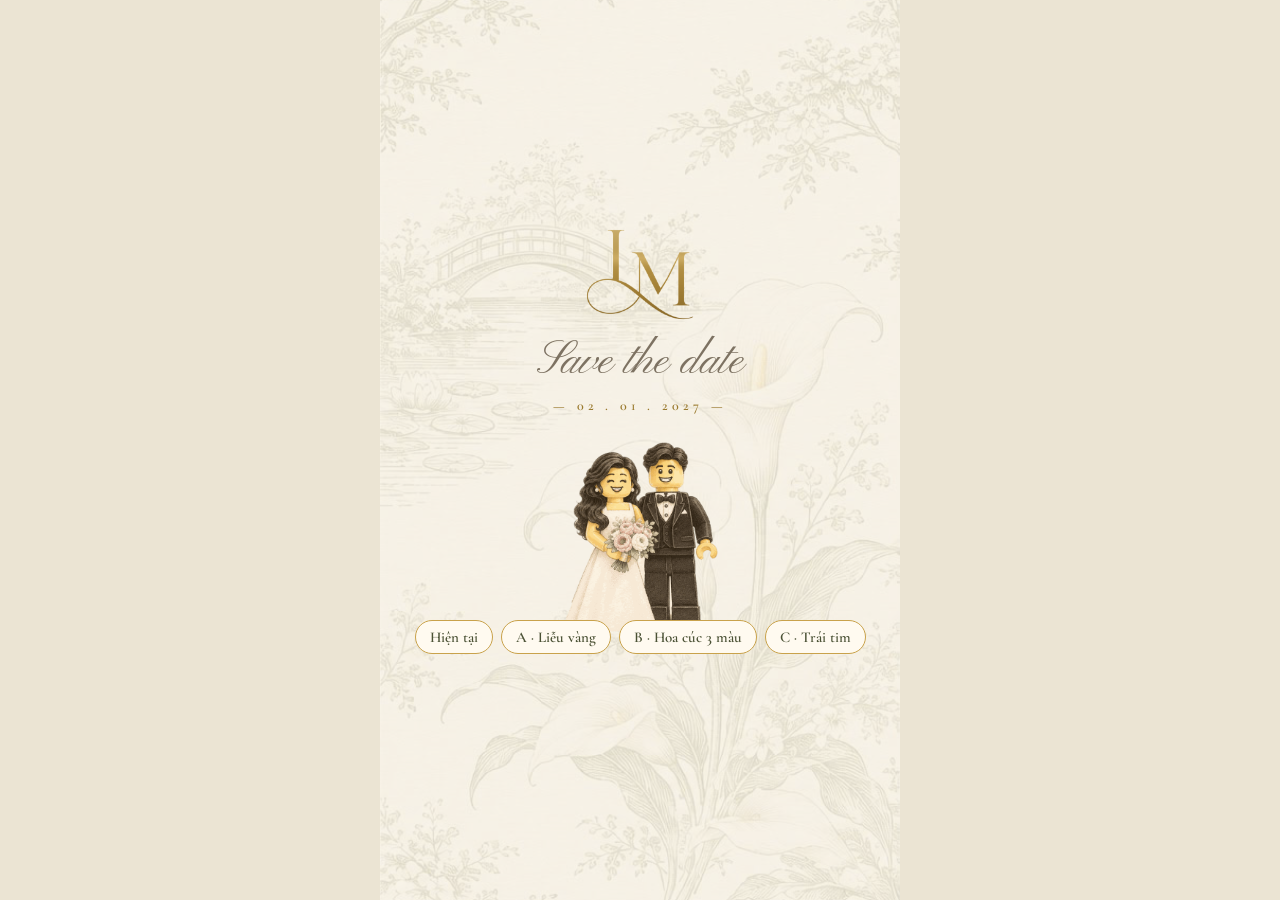
<file: _thu/phao-hoa-thu.html>
<!doctype html><html lang="vi"><head><meta charset="utf-8">
<meta name="viewport" content="width=device-width, initial-scale=1">
<title>Thử pháo hoa</title>
<link href="https://fonts.googleapis.com/css2?family=Cormorant+Garamond:wght@400;600&family=Pinyon+Script&display=swap" rel="stylesheet">
<style>
html,body{margin:0;height:100%;background:#ebe4d3;font-family:"Cormorant Garamond",serif}
.cot{position:relative;max-width:520px;height:100%;margin:0 auto;background:#f7f2e7;overflow:hidden;
  display:flex;flex-direction:column;align-items:center;justify-content:center;gap:6px}
.nen{position:absolute;inset:0;background:url(../images/nen.jpg) center/cover;opacity:.2}
.cot>*:not(.nen):not(canvas){position:relative}
.logo{width:110px}
.ten{font-family:"Pinyon Script",cursive;font-size:46px;color:#7d7262;margin-top:6px}
.ngay{font-size:14px;font-weight:600;letter-spacing:.3em;color:#9a7a2e}
.doi{height:190px;margin-top:22px}
canvas{position:absolute;inset:0;width:100%;height:100%;pointer-events:none;z-index:2}
.nut{position:fixed;left:0;right:0;bottom:18px;display:flex;flex-wrap:wrap;justify-content:center;gap:8px;z-index:3;padding:0 10px}
.nut button{font:600 15px "Cormorant Garamond",serif;color:#4a5134;background:#fffaf0;border:1px solid #c9a24b;
  border-radius:20px;padding:7px 14px;cursor:pointer}
.nut button.dang{background:#4a5134;color:#fff}
</style></head><body>
<div class="cot">
  <div class="nen"></div>
  <img class="logo" src="../images/logo-lm-vang.png" alt="">
  <div class="ten">Save the date</div>
  <div class="ngay">— 02 . 01 . 2027 —</div>
  <img class="doi" src="../images/lego/doi-toc-den-toc.png" alt="">
  <canvas id="c"></canvas>
  <div class="nut">
    <button data-k="cu">Hiện tại</button>
    <button data-k="lieu">A · Liễu vàng</button>
    <button data-k="cuc">B · Hoa cúc 3 màu</button>
    <button data-k="tim">C · Trái tim</button>
  </div>
</div>
<script src="phao-hoa-cu.js"></script>
<script src="phao-hoa-moi.js"></script>
<script>
var c=document.getElementById("c"), dung=null;
document.querySelectorAll(".nut button").forEach(function(b){
  b.onclick=function(){
    if(dung) dung(); cancelAnimationFrame(window.__raf);
    document.querySelectorAll(".nut button").forEach(function(x){x.classList.toggle("dang",x===b)});
    if(b.dataset.k==="cu"){ phaoHoa(c); dung=null; } else dung=phaoHoaMoi(c,b.dataset.k);
  };
});
</script>
</body></html>
</file>
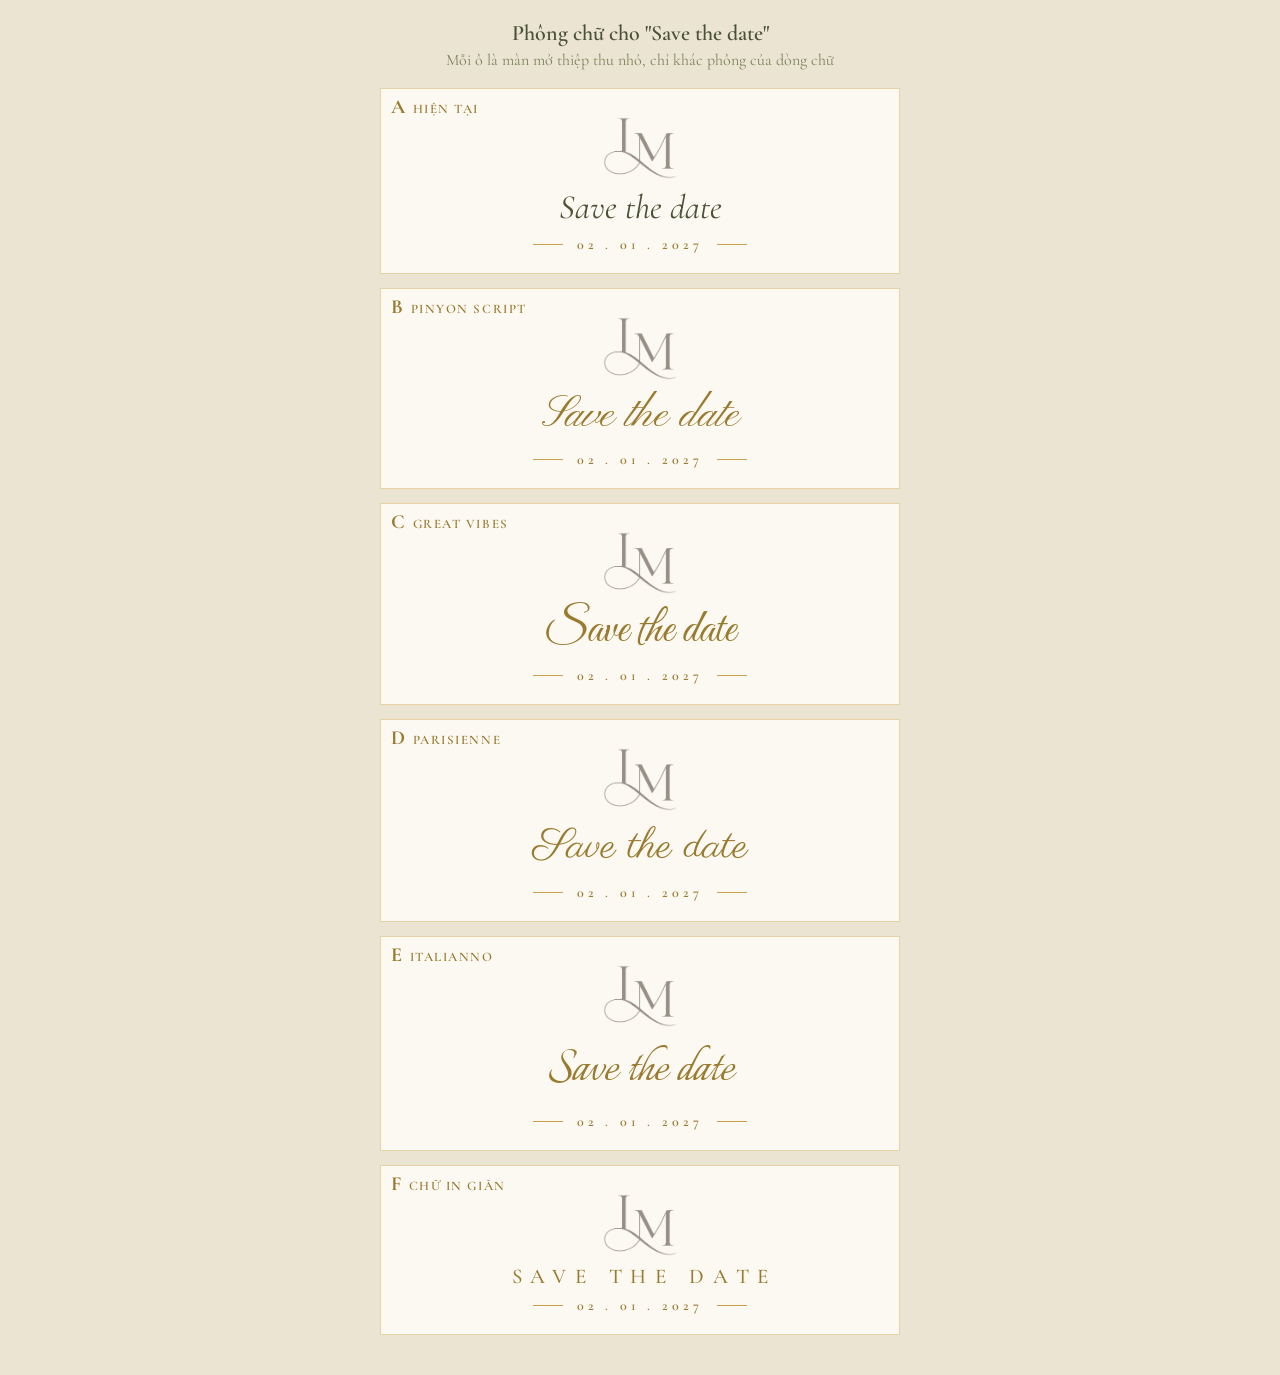
<file: _thu/phong-chu.html>
<!doctype html>
<html lang="vi">
<head>
<meta charset="utf-8">
<meta name="viewport" content="width=device-width, initial-scale=1">
<title>So sánh phông Save the date</title>
<link rel="preconnect" href="https://fonts.googleapis.com">
<link rel="preconnect" href="https://fonts.gstatic.com" crossorigin>
<link href="https://fonts.googleapis.com/css2?family=Cormorant+Garamond:ital,wght@0,400;0,500;0,600;1,400&family=Pinyon+Script&family=Great+Vibes&family=Parisienne&family=Italianno&display=swap" rel="stylesheet">
<style>
  :root { --kem: #fcf9f2; --reu: #7b8459; --reu-dam: #4a5134; --vang: #c9a24b; --vang-dam: #9a7a2e; }
  * { box-sizing: border-box; }
  body {
    margin: 0;
    padding: 20px 16px 40px;
    font-family: "Cormorant Garamond", serif;
    background: #ebe4d3;
    color: var(--reu-dam);
  }
  h1 { margin: 0 0 4px; font-size: 22px; font-weight: 600; text-align: center; }
  .ghi { margin: 0 0 18px; font-size: 16px; text-align: center; color: var(--reu); }
  .luoi { display: grid; gap: 14px; max-width: 520px; margin: 0 auto; }
  .o {
    position: relative;
    padding: 22px 12px 20px;
    text-align: center;
    background: var(--kem);
    border: 1px solid rgba(201, 162, 75, .45);
  }
  .nhan {
    position: absolute;
    top: 8px;
    left: 10px;
    font: 600 13px/1 "Cormorant Garamond", serif;
    letter-spacing: .12em;
    color: var(--vang-dam);
  }
  .nhan b { font-size: 20px; margin-right: 6px; }
  .logo { display: block; width: 74px; margin: 6px auto 8px; }
  .std { margin: 0; line-height: 1.15; }
  .ngay {
    display: flex; align-items: center; justify-content: center; gap: 14px;
    margin: 8px 0 0; font-size: 14px; font-weight: 600; letter-spacing: .3em; color: var(--vang-dam);
  }
  .ngay::before, .ngay::after { content: ""; width: 30px; height: 1px; background: var(--vang); }
  .a { font: italic 400 34px "Cormorant Garamond", serif; color: var(--reu-dam); }
  .b { font: 400 44px "Pinyon Script", cursive; color: var(--vang-dam); }
  .c { font: 400 46px "Great Vibes", cursive; color: var(--vang-dam); }
  .d { font: 400 42px "Parisienne", cursive; color: var(--vang-dam); }
  .e { font: 400 56px "Italianno", cursive; color: var(--vang-dam); }
  .f { font: 500 21px "Cormorant Garamond", serif; letter-spacing: .42em; text-transform: uppercase; color: var(--vang-dam); margin-right: -.42em; }
</style>
</head>
<body>
  <h1>Phông chữ cho "Save the date"</h1>
  <p class="ghi">Mỗi ô là màn mở thiệp thu nhỏ, chỉ khác phông của dòng chữ</p>
  <div class="luoi">
    <div class="o"><span class="nhan"><b>A</b>HIỆN TẠI</span><img class="logo" src="../images/logo-lm.png" alt=""><p class="std a">Save the date</p><p class="ngay">02 . 01 . 2027</p></div>
    <div class="o"><span class="nhan"><b>B</b>PINYON SCRIPT</span><img class="logo" src="../images/logo-lm.png" alt=""><p class="std b">Save the date</p><p class="ngay">02 . 01 . 2027</p></div>
    <div class="o"><span class="nhan"><b>C</b>GREAT VIBES</span><img class="logo" src="../images/logo-lm.png" alt=""><p class="std c">Save the date</p><p class="ngay">02 . 01 . 2027</p></div>
    <div class="o"><span class="nhan"><b>D</b>PARISIENNE</span><img class="logo" src="../images/logo-lm.png" alt=""><p class="std d">Save the date</p><p class="ngay">02 . 01 . 2027</p></div>
    <div class="o"><span class="nhan"><b>E</b>ITALIANNO</span><img class="logo" src="../images/logo-lm.png" alt=""><p class="std e">Save the date</p><p class="ngay">02 . 01 . 2027</p></div>
    <div class="o"><span class="nhan"><b>F</b>CHỮ IN GIÃN</span><img class="logo" src="../images/logo-lm.png" alt=""><p class="std f">Save the date</p><p class="ngay">02 . 01 . 2027</p></div>
  </div>
</body>
</html>
</file>
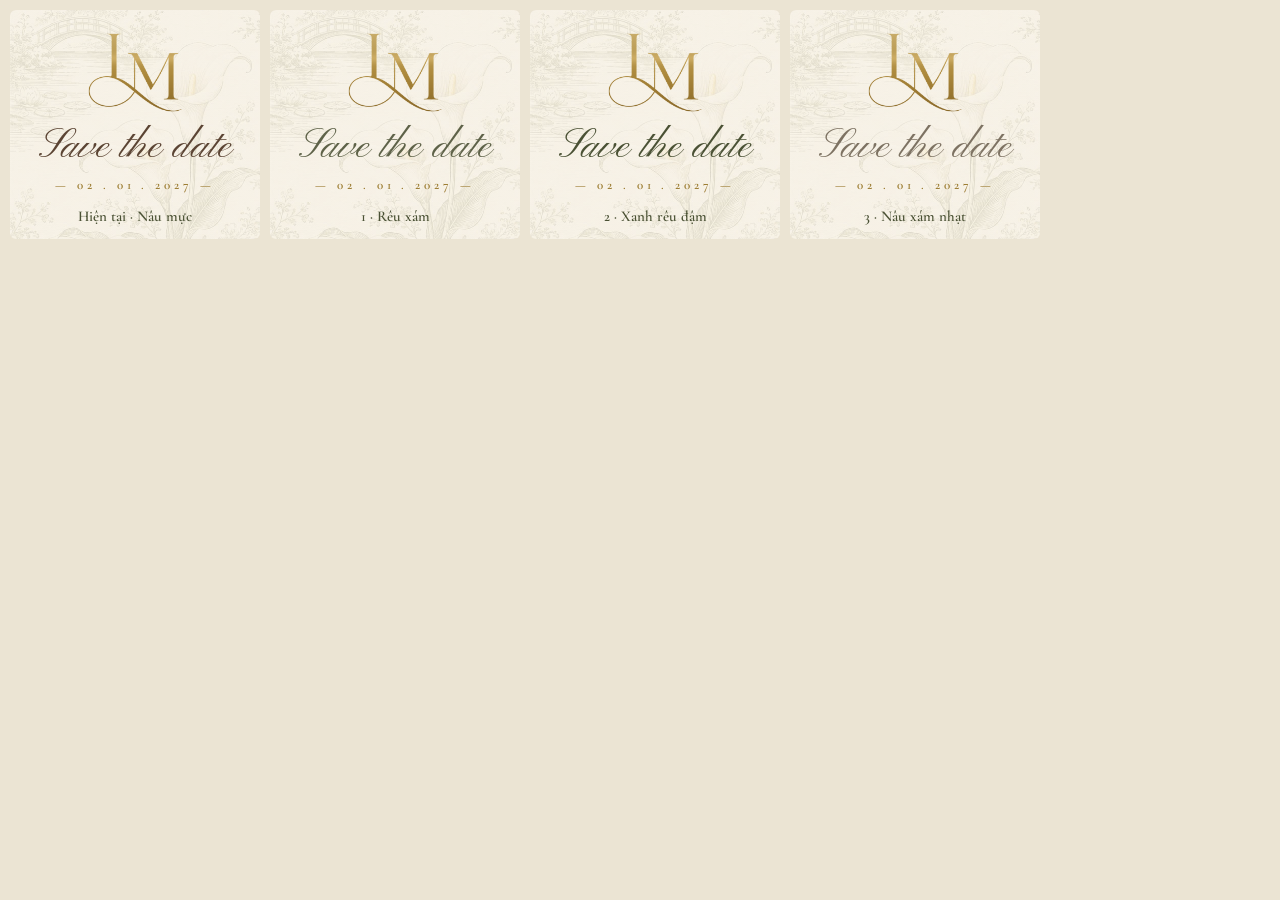
<file: _thu/xem-mau-chu.html>
<!doctype html><html lang="vi"><head><meta charset="utf-8"><meta name="viewport" content="width=device-width">
<link href="https://fonts.googleapis.com/css2?family=Cormorant+Garamond:wght@400;600&family=Pinyon+Script&display=swap" rel="stylesheet">
<style>
body{margin:0;background:#ebe4d3;font-family:"Cormorant Garamond",serif;display:flex;gap:10px;padding:10px}
.o{box-sizing:border-box;width:250px;padding:22px 10px 14px;display:flex;flex-direction:column;align-items:center;border-radius:6px;
   background:linear-gradient(rgba(247,242,231,.8),rgba(247,242,231,.8)),url(../images/nen.jpg) center/cover}
.o img.l{width:96px}
.t{font-family:"Pinyon Script",cursive;font-size:42px;line-height:1.25;margin-top:8px}
.n{font-size:13px;font-weight:600;letter-spacing:.3em;margin-top:4px;color:#9a7a2e}
.c{margin-top:14px;font-size:15px;font-weight:600;color:#4a5134;text-align:center}
</style></head><body>
<div class="o"><img class="l" src="../images/logo-lm-vang.png"><div class="t" style="color:#5b4433">Save the date</div><div class="n">— 02 . 01 . 2027 —</div><div class="c">Hiện tại · Nâu mực</div></div>
<div class="o"><img class="l" src="../images/logo-lm-vang.png"><div class="t" style="color:#5e6248">Save the date</div><div class="n">— 02 . 01 . 2027 —</div><div class="c">1 · Rêu xám</div></div>
<div class="o"><img class="l" src="../images/logo-lm-vang.png"><div class="t" style="color:#4a5134">Save the date</div><div class="n">— 02 . 01 . 2027 —</div><div class="c">2 · Xanh rêu đậm</div></div>
<div class="o"><img class="l" src="../images/logo-lm-vang.png"><div class="t" style="color:#7d7262">Save the date</div><div class="n">— 02 . 01 . 2027 —</div><div class="c">3 · Nâu xám nhạt</div></div>
</body></html>
</file>
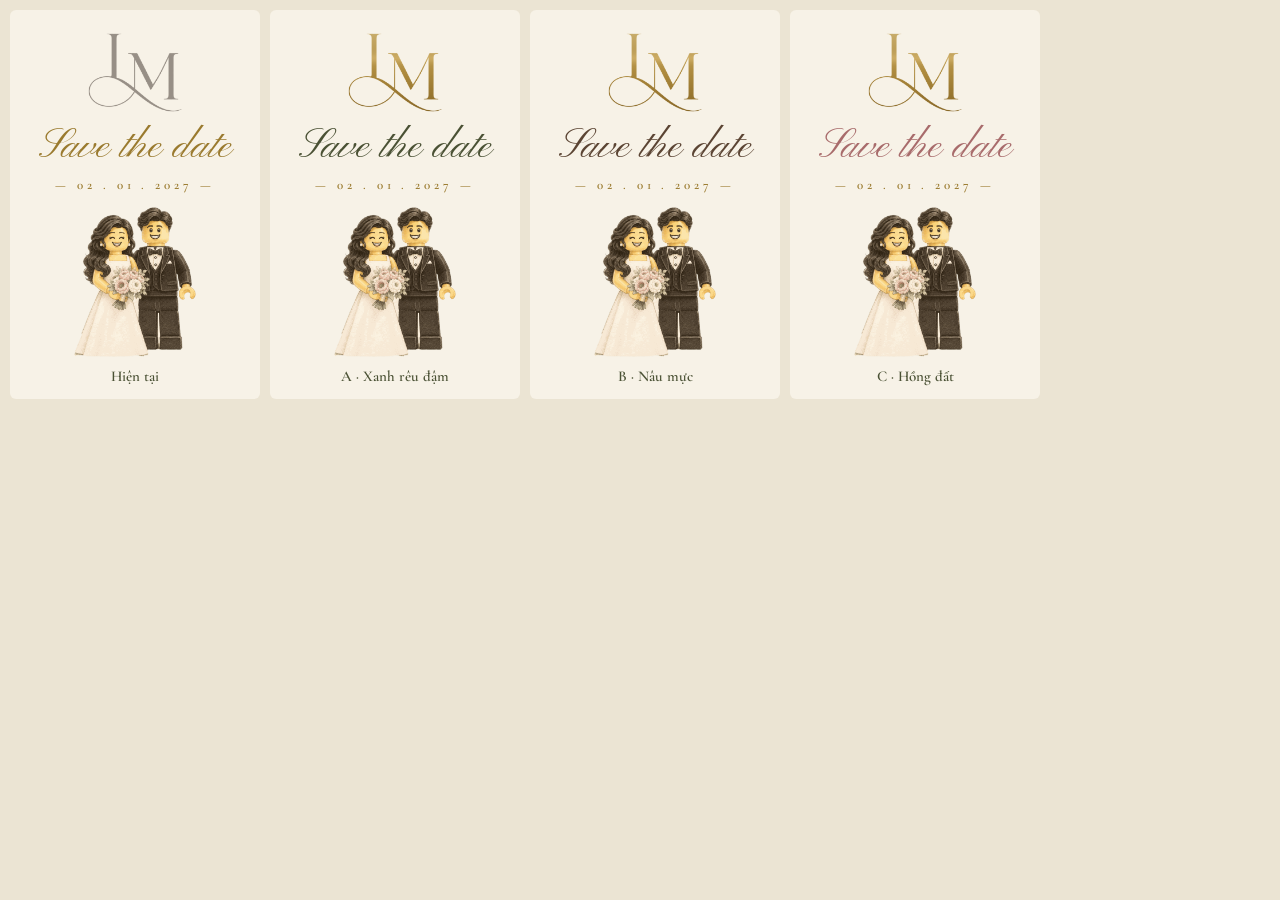
<file: _thu/xem-mau-logo.html>
<!doctype html><html lang="vi"><head><meta charset="utf-8"><meta name="viewport" content="width=device-width">
<link href="https://fonts.googleapis.com/css2?family=Cormorant+Garamond:wght@400;600&family=Pinyon+Script&display=swap" rel="stylesheet">
<style>
body{margin:0;background:#ebe4d3;font-family:"Cormorant Garamond",serif;display:flex;gap:10px;padding:10px;flex-wrap:wrap}
.o{box-sizing:border-box;width:250px;background:#f7f2e7;padding:22px 10px 14px;display:flex;flex-direction:column;align-items:center;border-radius:6px}
.o img.l{width:96px}
.t{font-family:"Pinyon Script",cursive;font-size:42px;line-height:1.25;margin-top:8px}
.n{font-size:13px;font-weight:600;letter-spacing:.3em;margin-top:4px;color:#9a7a2e}
.d{height:150px;margin-top:14px}
.c{margin-top:10px;font-size:15px;font-weight:600;color:#4a5134;text-align:center}
</style></head><body>
<div class="o"><img class="l" src="../images/logo-lm.png"><div class="t" style="color:#9a7a2e">Save the date</div><div class="n">— 02 . 01 . 2027 —</div><img class="d" src="../images/lego/doi-toc-den-toc.png"><div class="c">Hiện tại</div></div>
<div class="o"><img class="l" src="../images/logo-lm-vang.png"><div class="t" style="color:#4a5134">Save the date</div><div class="n">— 02 . 01 . 2027 —</div><img class="d" src="../images/lego/doi-toc-den-toc.png"><div class="c">A · Xanh rêu đậm</div></div>
<div class="o"><img class="l" src="../images/logo-lm-vang.png"><div class="t" style="color:#5b4433">Save the date</div><div class="n">— 02 . 01 . 2027 —</div><img class="d" src="../images/lego/doi-toc-den-toc.png"><div class="c">B · Nâu mực</div></div>
<div class="o"><img class="l" src="../images/logo-lm-vang.png"><div class="t" style="color:#a86b6b">Save the date</div><div class="n">— 02 . 01 . 2027 —</div><img class="d" src="../images/lego/doi-toc-den-toc.png"><div class="c">C · Hồng đất</div></div>
</body></html>
</file>
<file: style.css>
:root {
  color-scheme: only light;   /* không cho trình duyệt (Android, Zalo chế độ tối) tự đảo màu thiệp */
  --kem: #f7f2e7;        /* nền kem */
  --kem-ngoai: #ebe4d3;  /* phần ngoài cột thiệp khi xem trên máy tính */
  --reu: #7b8459;        /* xanh rêu của nét vẽ */
  --reu-dam: #4a5134;    /* chữ */
  --reu-nhat: #b9bf9f;   /* viền */
  --vang: #c9a24b;       /* nhuỵ hoa */
  --vang-dam: #9a7a2e;   /* vàng đậm cho chữ nhỏ */
  --do-mo-nen: .5;       /* độ rõ của nền hoa: 0 = mất hẳn, 1 = rõ nguyên bản */
  --rong: 520px;
  --le: 20px;            /* lề trái/phải của trang */
}

* { box-sizing: border-box; }

html {
  background: var(--kem-ngoai);
  -webkit-text-size-adjust: 100%;
  scroll-behavior: smooth;
}

body {
  margin: 0;
  font-family: "Cormorant Garamond", "Times New Roman", serif;
  font-size: 19px;
  line-height: 1.5;
  color: var(--reu-dam);
  -webkit-font-smoothing: antialiased;
  /* Font này mặc định dùng chữ số kiểu cổ (số 3, 7, 9 thò xuống dưới dòng);
     ép về chữ số cao đều để ngày giờ, số nhà thẳng hàng */
  font-variant-numeric: lining-nums;
}

/* ---------- Nền hoa mờ ---------- */
.nen {
  position: fixed;
  top: 0;
  left: 50%;
  transform: translateX(-50%);
  width: min(100%, var(--rong));
  height: 100vh;
  height: 100lvh;
  background: var(--kem);
  box-shadow: 0 0 60px rgba(74, 81, 52, .16);
  z-index: -1;
}
.nen::after {
  content: "";
  position: absolute;
  inset: 0;
  background: url("images/nen.jpg") center / cover no-repeat;
  opacity: var(--do-mo-nen);
}

/* ---------- Khung trang ---------- */
.trang {
  width: min(100%, var(--rong));
  margin: 0 auto;
  padding: 0 var(--le) calc(90px + env(safe-area-inset-bottom));   /* chừa chỗ cho đĩa nhạc ở cuối trang */
  overflow: hidden;
}

.chu-nho {
  margin: 0;
  font-size: 13px;
  font-weight: 500;
  letter-spacing: .28em;
  text-transform: uppercase;
  color: var(--reu);
}

.hoa-van {
  display: block;
  width: 120px;
  height: 12px;
  margin: 14px auto 0;
  color: var(--vang);
}

.mo-dau {
  padding: 40px 0 28px;
  text-align: center;
}
.logo {
  display: block;
  width: 150px;
  height: auto;
  margin: 0 auto 4px;
  /* quầng sáng kem để logo nổi trên nền hoa */
  filter: drop-shadow(0 0 10px var(--kem)) drop-shadow(0 0 4px var(--kem));
}
.logo[hidden] { display: none; }

/* Quầng sáng kem quanh chữ nằm trực tiếp trên nền hoa, cho dễ đọc */
.mo-dau, .tieu-de, .ket {
  text-shadow: 0 0 6px var(--kem), 0 0 14px var(--kem), 0 0 22px var(--kem);
}

.phan { padding-bottom: 64px; }

.tieu-de {
  text-align: center;
  margin-bottom: 26px;
}
.tieu-de h2 {
  margin: 6px 0 0;
  font-size: 44px;
  font-weight: 400;
  font-style: italic;
  line-height: 1.15;
  color: var(--reu-dam);
}

/* ---------- 1. Khung thiệp ---------- */
.ds-khung {
  display: grid;
  gap: 28px;
}

.khung {
  margin: 0;
  padding: 9px;
  background: rgba(255, 253, 248, .62);
  border: 1px solid var(--reu-nhat);
  box-shadow: 0 10px 30px rgba(74, 81, 52, .14);
}
.khung img {
  display: block;
  width: 100%;
  height: auto;
  cursor: zoom-in;
}

.cho-trong {
  display: grid;
  place-content: center;
  gap: 6px;
  text-align: center;
  border: 1px dashed var(--reu-nhat);
  color: var(--reu);
}
.khung .cho-trong { aspect-ratio: 2 / 3; }
/* Khung thiệp lúc ảnh đang tải: chỉ là khung trống nhẹ, ánh sáng lướt qua */
.cho-trong.cho-anh {
  border: 1px solid var(--reu-nhat);
  background: linear-gradient(100deg, rgba(255,253,248,.55) 30%, rgba(255,253,248,.95) 50%, rgba(255,253,248,.55) 70%) 0 0 / 300% 100%;
  animation: anh-dang-tai 1.6s linear infinite;
}
.cho-trong.cho-anh.loi { animation: none; cursor: pointer; background: rgba(255,253,248,.8); }
@keyframes anh-dang-tai { from { background-position: 100% 0; } to { background-position: 0 0; } }
@media (prefers-reduced-motion: reduce) { .cho-trong.cho-anh { animation: none; } }
.cho-trong b {
  font-size: 30px;
  font-weight: 400;
  font-style: italic;
  color: var(--reu-dam);
}
.cho-trong span {
  font-size: 15px;
  padding: 0 24px;
}

/* ---------- 2. Địa điểm ---------- */
.the {
  padding: 24px 16px 22px;
  text-align: center;
  background: rgba(255, 253, 248, .92);
  border: 1px solid var(--reu-nhat);
  box-shadow: 0 10px 30px rgba(74, 81, 52, .14);
}
.dd-thoi-gian {
  margin-bottom: 12px;
  color: var(--vang-dam);
}
.dd-ten {
  margin: 0;
  font-size: 26px;
  font-weight: 600;
  line-height: 1.25;
}
.dd-sanh {
  margin: 4px 0 0;
  font-size: 20px;
  font-style: italic;
}
.dd-dia-chi {
  margin: 6px 0 18px;
  font-size: 17px;
  color: var(--reu);
  text-wrap: balance;   /* không để rớt một chữ lẻ xuống dòng */
}
.the p:empty { display: none; }

.ban-do {
  height: 320px;
  border: 1px solid var(--reu-nhat);
  background: var(--kem);
}
.ban-do iframe {
  display: block;
  width: 100%;
  height: 100%;
  border: 0;
}

.nut {
  display: flex;
  align-items: center;
  justify-content: center;
  gap: 8px;
  width: 100%;
  margin-top: 16px;
  padding: 15px 30px;
  font: inherit;
  font-size: 15px;
  font-weight: 600;
  letter-spacing: .18em;
  text-transform: uppercase;
  text-decoration: none;
  color: #fffdf8;
  background: var(--reu);
  border: 1px solid var(--reu);
  transition: background .2s, color .2s;
}
.nut:hover,
.nut:focus-visible {
  background: var(--reu-dam);
  border-color: var(--reu-dam);
}

.nut[hidden] { display: none; }

/* Chữ chỉ dành cho trình đọc màn hình, không hiện trên trang */
.chi-doc {
  position: absolute;
  width: 1px;
  height: 1px;
  margin: -1px;
  padding: 0;
  overflow: hidden;
  clip: rect(0 0 0 0);
  white-space: nowrap;
  border: 0;
}

/* ---------- 2. Xác nhận tham dự ---------- */
.xn-han {
  margin: 0 0 4px;
  font-size: 17px;
  font-style: italic;
  color: var(--reu);
}
.xn-han:empty { display: none; }
.xn-nhom {
  min-width: 0;
  margin: 22px 0 0;
  padding: 0;
  border: 0;
}
.xn-nhom[hidden] { display: none; }
.xn-nhom > .xn-nhan { margin-top: 0; }   /* khoảng cách phía trên do .xn-nhom lo */
.xn-nhan {
  display: block;
  width: 100%;
  margin: 22px 0 9px;
  padding: 0;
  font-size: 13px;
  font-weight: 600;
  letter-spacing: .22em;
  text-transform: uppercase;
  color: var(--reu);
}
.xn-han + .xn-nhom { margin-top: 14px; }
.xn-han:empty + .xn-nhom { margin-top: 0; }
.xn-buoc-2[hidden],
.xn-chi-khi-co[hidden] { display: none; }
/* Phần điền hiện ra nhẹ nhàng sau khi chọn có / không */
.xn-buoc-2 { animation: hien-len .5s ease; }
.xn-nhan i {
  font-weight: 400;
  letter-spacing: .04em;
  text-transform: none;
}
.xn-o {
  display: block;
  width: 100%;
  padding: 12px 14px;
  font: inherit;
  font-size: 19px;          /* từ 16px trở lên để iPhone không tự phóng to khi gõ */
  text-align: center;
  color: var(--reu-dam);
  background: rgba(255, 255, 255, .75);
  border: 1px solid var(--reu-nhat);
  border-radius: 0;
  -webkit-appearance: none;
  appearance: none;
}
textarea.xn-o {
  resize: vertical;
  min-height: 92px;
  text-align: left;
}
.xn-o:focus-visible,
.xn-dem button:focus-visible,
.xn-chon input:focus-visible + span {
  outline: 2px solid var(--reu);
  outline-offset: 2px;
}

/* Lựa chọn dạng ô bấm */
.xn-chon {
  display: grid;
  gap: 8px;
}
.xn-chon.hai-cot { grid-template-columns: 1fr 1fr; }
.xn-chon label {
  position: relative;
  display: block;
}
.xn-chon input {
  position: absolute;
  inset: 0;
  width: 100%;
  height: 100%;
  margin: 0;
  opacity: 0;
  cursor: pointer;
}
.xn-chon span {
  display: block;
  padding: 12px 10px;
  font-size: 19px;
  border: 1px solid var(--reu-nhat);
  background: rgba(255, 255, 255, .55);
  transition: background .2s, color .2s, border-color .2s;
}
.xn-chon input:checked + span {
  color: #fffdf8;
  background: var(--reu);
  border-color: var(--reu);
}

/* Bộ đếm số người */
.xn-dem {
  display: flex;
  align-items: center;
  justify-content: center;
  gap: 24px;
}
.xn-dem button {
  width: 46px;
  height: 46px;
  padding: 0 0 3px;
  font: inherit;
  font-size: 26px;
  line-height: 1;
  color: var(--reu-dam);
  background: rgba(255, 255, 255, .55);
  border: 1px solid var(--reu-nhat);
  border-radius: 50%;
  cursor: pointer;
}
.xn-dem output {
  min-width: 36px;
  font-size: 30px;
  font-weight: 600;
}

.xn-bay {
  position: absolute;
  left: -9999px;
  width: 1px;
  height: 1px;
  opacity: 0;
}
.xn-loi {
  margin: 16px 0 0;
  font-size: 17px;
  color: #9b3d2e;
}
#xn-form .nut { margin-top: 22px; }
/* Nhân vật lego đáp lại sau khi gửi xác nhận */
.xn-hinh {
  display: flex;
  justify-content: center;
  align-items: flex-end;
  gap: 2px;
  margin: 2px auto 10px;
  animation: nhan-vat-ra .7s cubic-bezier(.2, .9, .3, 1.25);
}
.xn-hinh img {
  display: block;
  height: 168px;
  width: auto;
  filter: drop-shadow(0 5px 6px rgba(60, 55, 35, .16));
}
.xn-hinh[hidden] { display: none; }
/* Có tham dự: cô dâu cầm que pháo (trái), chú rể cầm champagne (phải), đứng cách nhau cho pháo và rượu bay vào giữa */
.xn-hinh.an-mung { position: relative; gap: 34px; margin-top: 18px; }
.xn-hinh.an-mung img { height: 186px; }
.xn-hinh.an-mung.dang-vao { animation: none; }
.xn-hinh.an-mung.dang-vao img:first-child { animation: vao-trai .6s cubic-bezier(.2, .9, .3, 1.2) both; }
.xn-hinh.an-mung.dang-vao img:last-child { animation: vao-phai .6s cubic-bezier(.2, .9, .3, 1.2) both; }
@keyframes vao-trai { from { opacity: 0; transform: translateX(-40px); } to { opacity: 1; transform: none; } }
@keyframes vao-phai { from { opacity: 0; transform: translateX(40px); } to { opacity: 1; transform: none; } }
/* chú rể lắc chai trước khi bật nút */
.xn-hinh img.lac-chai { transform-origin: 50% 100%; animation: lac-chai .14s ease-in-out infinite alternate; }
@keyframes lac-chai { from { transform: rotate(-4deg); } to { transform: rotate(4deg); } }
/* lớp vẽ pháo và champagne: phủ rộng ra hai bên và lên trên khung */
.xn-phao {
  position: absolute;
  left: -60px;
  top: -200px;
  width: calc(100% + 120px);
  height: calc(100% + 260px);
  pointer-events: none;
  z-index: 2;
}
@keyframes nhan-vat-ra {
  from { opacity: 0; transform: translateY(18px) scale(.9); }
  to { opacity: 1; transform: none; }
}
.xn-cam-on {
  margin: 6px 0 12px;
  font-size: 23px;
  font-style: italic;
  line-height: 1.4;
  text-wrap: balance;
  outline: none;
}
.xn-sua {
  padding: 6px 10px;
  font: inherit;
  font-size: 16px;
  color: var(--reu);
  text-decoration: underline;
  text-underline-offset: 3px;
  background: none;
  border: 0;
  cursor: pointer;
}

/* ---------- 4. Album cuộn ngang ---------- */
.dai-anh {
  position: relative;
  display: flex;
  gap: 12px;
  /* tràn ra sát hai mép trang; lề 12% để ảnh đầu và ảnh cuối cũng vào được giữa */
  margin: 0 calc(-1 * var(--le));
  padding: 14px 12%;
  overflow-x: auto;
  overscroll-behavior-x: contain;
  scroll-snap-type: x mandatory;
  -webkit-overflow-scrolling: touch;
  scrollbar-width: none;
}
.dai-anh::-webkit-scrollbar { display: none; }
.dai-anh:focus-visible {
  outline: 2px solid var(--reu);
  outline-offset: -2px;
}
.o-anh {
  flex: 0 0 100%;          /* 100% phần giữa hai lề 12% = 76% bề ngang trang */
  aspect-ratio: 3 / 4;     /* bộ ảnh mới đa số dọc 3:4 (có ảnh 2:3, 4:5): khung 3:4 cắt ít nhất; bấm xem to thì thấy đủ ảnh */
  margin: 0;
  padding: 6px;
  scroll-snap-align: center;
  background: rgba(255, 253, 248, .92);
  border: 1px solid var(--reu-nhat);
  box-shadow: 0 8px 22px rgba(74, 81, 52, .16);
  cursor: zoom-in;
  font: inherit;
  color: inherit;
  /* --ro (độ rõ) do script đặt theo khoảng cách tới giữa màn hình, đổi tức thì theo ngón tay (không trễ,
     không co giãn kích thước) để trượt không bị rung */
  opacity: var(--ro, 1);
}
.o-anh img {
  display: block;
  width: 100%;
  height: 100%;
  object-fit: cover;
  background: var(--kem);
  user-select: none;
}
/* Ảnh chưa tải thì để trống màu kem, không hiện biểu tượng ảnh hỏng */
.o-anh img:not([src]) { visibility: hidden; }

/* Nút lùi / tiến và số đếm dưới dải ảnh */
.dai-dk {
  display: flex;
  align-items: center;
  justify-content: center;
  gap: 18px;
  margin-top: 6px;
  font-size: 16px;
  letter-spacing: .2em;
  color: var(--reu);
  text-shadow: 0 0 6px var(--kem), 0 0 14px var(--kem);
}
.dai-dk span {
  min-width: 70px;
  text-align: center;
}
.dai-dk button {
  width: 40px;
  height: 40px;
  padding: 0 0 4px;
  font: inherit;
  font-size: 28px;
  line-height: 1;
  color: var(--reu-dam);
  background: rgba(255, 253, 248, .8);
  border: 1px solid var(--reu-nhat);
  border-radius: 50%;
  cursor: pointer;
}
.dai-dk button:focus-visible {
  outline: 2px solid var(--reu);
  outline-offset: 2px;
}

/* ---------- Cuối trang ---------- */
.ket {
  position: relative;      /* chỗ để chùm tim bay ra */
  padding: 0 16px 20px;
  text-align: center;
  font-size: 22px;
  font-style: italic;
}

/* Chùm tim khi chạm vào đôi lego */
.tim {
  position: absolute;
  z-index: 2;
  pointer-events: none;
}
.tim svg {
  display: block;
  width: 100%;
  height: 100%;
  fill: currentColor;
  filter: drop-shadow(0 1px 1px rgba(74, 81, 52, .2));
}

.ket .hoa-van { margin: 0 auto 18px; }
/* đường kẻ trang trí nằm dưới chân đôi lego, như mặt đất chỗ hai người đứng */
.ket .doi-nhay { margin-bottom: 4px; }
/* Vòng sáng vàng nhấp nháy dưới chân đôi lego cuối thiệp: gợi ý khách chạm vào (chạm rồi thì tắt) */
#doi-cuoi { position: relative; }
#doi-cuoi::after {
  content: "";
  position: absolute;
  left: 50%;
  bottom: -8px;
  z-index: -1;
  width: 160px;
  height: 26px;
  margin-left: -80px;
  border-radius: 50%;
  background: radial-gradient(ellipse, rgba(212, 168, 69, .4), rgba(212, 168, 69, 0) 70%);
  pointer-events: none;
  animation: sang-chan 2.4s ease-in-out infinite;
}
#doi-cuoi.da-cham::after { animation: none; opacity: 0; transition: opacity .6s; }
@keyframes sang-chan { 0%, 100% { opacity: .35; transform: scale(.85); } 50% { opacity: 1; transform: scale(1.1); } }
@media (prefers-reduced-motion: reduce) { #doi-cuoi::after { animation: none; opacity: .6; } }
.ket .hoa-van-chan { margin: 0 auto 6px; }
.ket p { margin: 0; }
.ket p:empty { display: none; }

/* ---------- Cô dâu chú rể kiểu lego ---------- */
.doi {
  --bb-rong: 92px;
  --bb-da: #f6cb2e;        /* vàng tươi của đồ chơi */
  --bb-da-dam: #dcae17;
  --bb-vest: #1e1e1e;
  --bb-giay: #0d0d0d;
  --bb-trang: #ffffff;
  --bb-de: #ecebe4;
  --bb-toc: #2a201a;
  --bb-toc-nu: #3a281d;
  --bb-hong: #f29bb5;
  --bb-hong-dam: #e2578f;
  --bb-la: #5a9a55;
  --bb-vang: #d9b25a;
  --bb-voan: rgba(255, 255, 255, .72);
  --bb-vien: rgba(60, 50, 30, .3);
  display: flex;
  justify-content: center;
  align-items: flex-end;
}
.doi[hidden] { display: none; }
.bup-be {
  display: block;
  flex: none;
  width: var(--bb-rong);
  height: auto;
  overflow: visible;
  filter: drop-shadow(0 5px 6px rgba(60, 55, 35, .22));
}
/* Cô dâu đứng sát chú rể vừa đủ để hai bàn tay chạm nhau khi nắm tay */
.co-dau { margin-left: calc(var(--bb-rong) * -0.15); }

.bup-be .tay,
.bup-be .chan,
.bup-be .mat {
  transform-box: fill-box;
}
/* Tay xoay quanh vai, chân xoay quanh hông như đồ chơi thật */
.bup-be .tay { transform-origin: 50% 5px; transition: transform .45s ease; }
.bup-be .tay-t { transform: rotate(12deg); }
.bup-be .tay-p { transform: rotate(-12deg); }
.bup-be .chan { transform-origin: 50% 0; }
.bup-be .mat { transform-origin: 50% 50%; animation: chop-mat 4.6s infinite; }
.co-dau .mat { animation-delay: 1.3s; }

/* Nắm tay: tay phía trong của hai người đưa về phía nhau */
.doi.nam-tay .chu-re .tay-p { transform: rotate(-38deg); }
.doi.nam-tay .co-dau .tay-t { transform: rotate(38deg); }

/* Bước đi */
.doi.dang-di .than { animation: nhun 0.36s ease-in-out infinite alternate; }
.doi.dang-di .chan-t { animation: buoc 0.36s ease-in-out infinite alternate; }
.doi.dang-di .chan-p { animation: buoc 0.36s ease-in-out infinite alternate-reverse; }

/* Khi dùng ảnh lego thật thay cho hình vẽ: hai ảnh cắt từ một tấm, đứng sát là liền lại như ảnh gốc */
.doi-anh .bup-be {
  width: auto;
  height: calc(var(--bb-rong) * 1.5);
  filter: drop-shadow(0 4px 5px rgba(60, 55, 35, .16));
  transform-origin: 50% 100%;
}
.doi-anh .co-dau { margin-left: 0; }
/* Ảnh không co duỗi tay chân được nên bước đi bằng cách lắc lư nhè nhẹ */
.doi-anh.dang-di .chu-re { animation: lac-lu 0.34s ease-in-out infinite alternate; }
.doi-anh.dang-di .co-dau { animation: lac-lu 0.34s ease-in-out infinite alternate-reverse; }
/* Một ảnh chung cho cả đôi: cao hơn vì gồm hai người, lúc "bước đi" thì nhún nhảy nhẹ cả đôi */
.doi-chung .doi-mot { height: calc(var(--bb-rong) * 1.95); }
/* Cuối thiệp: cô dâu đứng bên trái chú rể, hai ảnh riêng đứng cạnh nhau */
#doi-cuoi.doi-anh:not(.doi-chung) { gap: calc(var(--bb-rong) * .1); }
#doi-cuoi .co-dau { order: -1; }
#doi-cuoi.doi-anh .bup-be:not(.doi-mot) { height: calc(var(--bb-rong) * 1.8); }
.doi-anh.dang-di .doi-mot { animation: lac-lu 0.34s ease-in-out infinite alternate; }
@keyframes lac-lu {
  from { transform: rotate(-3.5deg) translateY(0); }
  50% { transform: rotate(0deg) translateY(-3px); }
  to { transform: rotate(3.5deg) translateY(0); }
}

/* Đung đưa theo nhạc ở cuối thiệp: nhạc tắt thì đứng yên */
.doi-nhay {
  margin: 0 0 22px;
  cursor: pointer;
  -webkit-tap-highlight-color: transparent;
  transform-origin: 50% 100%;
  animation: lac 2.8s ease-in-out infinite alternate;
  animation-play-state: paused;
}
.co-nhac .doi-nhay,
.khong-nhac .doi-nhay { animation-play-state: running; }

@keyframes chop-mat {
  0%, 94%, 100% { transform: scaleY(1); }
  96.5% { transform: scaleY(.12); }
}
@keyframes nhun {
  from { transform: translateY(0); }
  to { transform: translateY(-2.5px); }
}
@keyframes buoc {
  from { transform: rotate(-14deg); }
  to { transform: rotate(14deg); }
}
@keyframes lac {
  from { transform: rotate(-3.2deg) translateY(0); }
  50% { transform: rotate(0deg) translateY(-3px); }
  to { transform: rotate(3.2deg) translateY(0); }
}

/* ---------- Màn mở thiệp ---------- */
.bia {
  position: fixed;
  inset: 0;
  z-index: 20;
  display: grid;
  place-items: center;
  align-items: safe center;      /* nội dung cao hơn màn hình thì bắt đầu từ trên, không bị cắt mất đầu */
  background: var(--kem-ngoai);
  transition: opacity .9s ease, visibility .9s;
  overflow-y: auto;              /* màn thấp (điện thoại xoay ngang) vẫn cuộn tới được nút Mở thiệp */
  overscroll-behavior: contain;
}
.bia[hidden] { display: none; }
/* Màn mở thiệp hiện ngay từ đầu (trước khi script.js tải xong) để khách không thấy nội dung thiệp chớp qua;
   phần chữ và hình chờ script điền xong mới hiện. */
html.cho-bia .bia[hidden] { display: grid; }
html.cho-bia .bia-vom { visibility: hidden; }
html.cho-bia .bia-vom > * { animation-play-state: paused; }
.bia.dang-dong {
  opacity: 0;
  visibility: hidden;
}
.bia-nen {
  position: absolute;
  z-index: 0;
  height: 100%;
}
.bia-phao {
  position: absolute;
  inset: 0;
  z-index: 2;
  width: 100%;
  height: 100%;
  pointer-events: none;
}
.bia-trong {
  position: relative;
  z-index: 1;
  display: flex;
  width: min(100%, var(--rong));
  min-height: 100%;
  padding: max(20px, env(safe-area-inset-top)) 20px max(20px, env(safe-area-inset-bottom));
}

/* Không dùng khung: một quầng kem mềm ở giữa cho chữ dễ đọc, nền hoa lộ dần ra bốn phía */
.bia-trong::before {
  content: "";
  position: absolute;
  inset: 0;
  background: radial-gradient(ellipse 92% 60% at 50% 47%,
    rgba(252, 249, 242, .97) 0%, rgba(252, 249, 242, .92) 52%, rgba(252, 249, 242, 0) 100%);
  pointer-events: none;
}
.bia-vom {
  position: relative;
  flex: 1;
  display: flex;
  flex-direction: column;
  align-items: center;
  justify-content: center;
  justify-content: safe center;
  gap: clamp(6px, 1.5vh, 14px);
  padding: 12px 8px;
  text-align: center;
}
/* Các phần lần lượt hiện lên */
.bia-vom > * {
  opacity: 0;
  animation: hien-len 1s ease forwards;
}
.bia-vom > :nth-child(1) { animation-delay: .15s; }
.bia-vom > :nth-child(2) { animation-delay: .45s; }
.bia-vom > :nth-child(3) { animation-delay: .7s; }
.bia-vom > :nth-child(4) { animation-delay: 1s; }
.bia-vom > :nth-child(5) { animation-delay: 1.15s; }
.bia-vom > :nth-child(6) { animation-delay: 1.45s; }
.bia-vom > :nth-child(7) { animation-delay: 1.9s; }
@keyframes hien-len {
  from { opacity: 0; transform: translateY(12px); }
  to { opacity: 1; transform: none; }
}

.bia-logo {
  display: block;
  width: clamp(84px, 27vw, 118px);
  height: auto;
  margin-bottom: clamp(2px, 1vh, 10px);
}
.bia-logo[hidden] { display: none; }
/* Chữ trên màn mở thiệp chỉ còn hai dòng: tên và ngày */
/* "Save the date": chữ thư pháp, cùng kiểu với tiêu đề trên thiệp giấy */
.bia-ten {
  margin: clamp(6px, 1.6vh, 16px) 0 0;
  font-family: "Pinyon Script", "Cormorant Garamond", cursive;
  font-size: clamp(38px, 11.6vw, 50px);
  font-weight: 400;
  line-height: 1.25;
  color: #7d7262;          /* nâu xám nhạt, dịu với nền hoa, tách màu với logo vàng */
  text-wrap: balance;
}
.bia-ngay {
  display: flex;
  align-items: center;
  gap: 14px;
  margin: clamp(2px, .8vh, 8px) 0 0;
  font-size: 14px;
  font-weight: 600;
  letter-spacing: .3em;
  color: var(--vang-dam);
}
/* hai vạch mảnh hai bên ngày */
.bia-ngay::before,
.bia-ngay::after {
  content: "";
  width: 30px;
  height: 1px;
  background: var(--vang);
}
.bia-ngay:empty { display: none; }

/* Hai nhân vật lego đứng trên một vạch nền mảnh */
.bia-san {
  margin-top: clamp(10px, 2.6vh, 28px);
  padding: 0 34px 7px;
  background: linear-gradient(90deg, transparent, var(--vang) 30%, var(--vang) 70%, transparent) bottom / 100% 1px no-repeat;
}
.bia-doi { --bb-rong: clamp(74px, 24vw, 98px); }
.bia-doi.doi-anh { --bb-rong: clamp(74px, min(29vw, 13.5vh), 116px); }
/* Lúc đầu hai nhân vật đứng cách nhau; chạm "Mở thiệp" thì bước lại gần */
.bia-doi .bup-be { transition: translate 1.3s ease-in-out; }
.bia-doi .chu-re { translate: -20px 0; }
.bia-doi .co-dau { translate: 20px 0; }
.bia-doi.gan .bup-be { translate: 0 0; }
/* Cảnh cầu hôn: cô dâu đứng yên, chú rể cầm hộp nhẫn bước tới */
.bia-doi.cau-hon .chu-re { translate: -40px 0; }
.bia-doi.cau-hon .co-dau { translate: 0 0; }
.bia-doi.cau-hon.gan .chu-re { translate: 14px 0; }   /* bước hẳn tới sát cô dâu */
.doi-anh.cau-hon.dang-di .co-dau { animation: none; }

/* Nút mở thiệp: viền mảnh, có quầng sáng nhè nhẹ mời chạm */
.bia-nut {
  margin-top: clamp(12px, 2.6vh, 26px);
  padding: 13px 40px 13px 44px;
  font: inherit;
  font-size: 13px;
  font-weight: 600;
  letter-spacing: .36em;
  text-transform: uppercase;
  color: var(--reu-dam);
  background: rgba(255, 253, 248, .7);
  border: 1px solid var(--vang-dam);
  border-radius: 999px;
  cursor: pointer;
  transition: background .25s, color .25s;
}
.bia-nut:hover,
.bia-nut:focus-visible {
  color: #fffdf8;
  background: var(--vang-dam);
  outline: none;
}
.bia-vom > .bia-nut {
  animation: hien-len 1s ease 1.9s forwards, moi-cham 2.6s ease-in-out 3s infinite;
}
.bia-vom > .bia-nut.an {
  animation: none;
  opacity: 0;
  pointer-events: none;
  transition: opacity .4s;
}
@keyframes moi-cham {
  0%, 100% { box-shadow: 0 0 0 0 rgba(201, 162, 75, .5); }
  60% { box-shadow: 0 0 0 11px rgba(201, 162, 75, 0); }
}

/* ---------- Đĩa nhạc ---------- */
.dia {
  position: fixed;
  z-index: 5;
  right: max(14px, calc(50% - var(--rong) / 2 + 14px));
  bottom: calc(16px + env(safe-area-inset-bottom));
  width: 54px;
  height: 54px;
  padding: 0;
  background: none;
  border: 0;
  border-radius: 50%;
  box-shadow: 0 4px 14px rgba(44, 47, 36, .35);
  cursor: pointer;
}
.dia[hidden] { display: none; }
/* Đĩa nhạc đang nằm đè lên nút bấm, ô điền: mờ đi và cho chạm xuyên qua để khách bấm đúng nút bên dưới */
.dia { transition: opacity .25s ease; }
.dia.nhuong { opacity: .28; pointer-events: none; }
.dia svg {
  display: block;
  width: 100%;
  height: 100%;
}
.dia:focus-visible {
  outline: 2px solid var(--reu);
  outline-offset: 3px;
}
.dia-quay {
  transform-box: fill-box;
  transform-origin: 50% 50%;
  animation: quay 5s linear infinite;
  animation-play-state: paused;
}
.co-nhac .dia-quay { animation-play-state: running; }
/* Gạch chéo báo nhạc đang tắt */
.dia-gach { transition: opacity .25s; }
.co-nhac .dia-gach { opacity: 0; }
@keyframes quay { to { transform: rotate(360deg); } }

/* ---------- Xem ảnh phóng to ---------- */
.xem-anh {
  position: fixed;
  inset: 0;
  z-index: 10;
  display: grid;
  place-items: center;
  background: rgba(38, 42, 26, .94);
  touch-action: pan-y pinch-zoom;
}
.xem-anh[hidden] { display: none; }
.xem-anh img {
  max-width: 100vw;
  max-height: 100vh;
  max-height: 100dvh;
  object-fit: contain;
  user-select: none;
  -webkit-user-drag: none;
}
.xa-nut {
  position: absolute;
  z-index: 1;
  width: 46px;
  height: 46px;
  display: grid;
  place-items: center;
  padding: 0 0 4px;
  font: 400 34px/1 "Cormorant Garamond", serif;
  color: #fffdf8;
  background: rgba(38, 42, 26, .5);
  border: 1px solid rgba(255, 253, 248, .35);
  border-radius: 50%;
  cursor: pointer;
}
.xa-dong { top: calc(14px + env(safe-area-inset-top)); right: 14px; }
.xa-truoc { left: 10px; top: 50%; transform: translateY(-50%); }
.xa-sau { right: 10px; top: 50%; transform: translateY(-50%); }
.xa-dem {
  position: absolute;
  bottom: calc(14px + env(safe-area-inset-bottom));
  left: 0;
  right: 0;
  margin: 0;
  text-align: center;
  font-size: 15px;
  letter-spacing: .2em;
  color: rgba(255, 253, 248, .8);
}
.mot-anh .xa-truoc,
.mot-anh .xa-sau,
.mot-anh .xa-dem { display: none; }

body.khoa-cuon { overflow: hidden; }

/* ---------- Hiệu ứng hiện dần khi cuộn ---------- */
.js .cuon {
  opacity: 0;
  transform: translateY(22px);
  transition: opacity .9s ease, transform .9s ease;
}
.js .cuon.hien {
  opacity: 1;
  transform: none;
}

@media (prefers-reduced-motion: reduce) {
  html { scroll-behavior: auto; }
  .doi-nhay, .bup-be .mat, .dia-quay { animation: none; }
  .bia-doi .bup-be { transition: none; }
  .bia-vom > *, .bia-vom > .bia-nut { animation: none; opacity: 1; }
  .js .cuon { opacity: 1; transform: none; transition: none; }
}

@media (max-width: 380px) {
  :root { --le: 14px; }
  .tieu-de h2 { font-size: 38px; }
  .ban-do { height: 280px; }
}

/* Điện thoại xoay ngang (màn thấp): thu nhỏ các phần của màn mở thiệp cho vừa một màn hình */
@media (orientation: landscape) and (max-height: 520px) {
  .bia .bia-trong { padding-top: 8px; padding-bottom: 8px; }
  .bia .bia-vom { gap: 2px; padding: 2px 8px; }
  .bia .bia-logo { width: 58px; margin-bottom: 0; }
  .bia .bia-ten { font-size: 30px; margin-top: 0; line-height: 1.15; }
  .bia .bia-doi.doi-anh { --bb-rong: 50px; }
}
</file>
